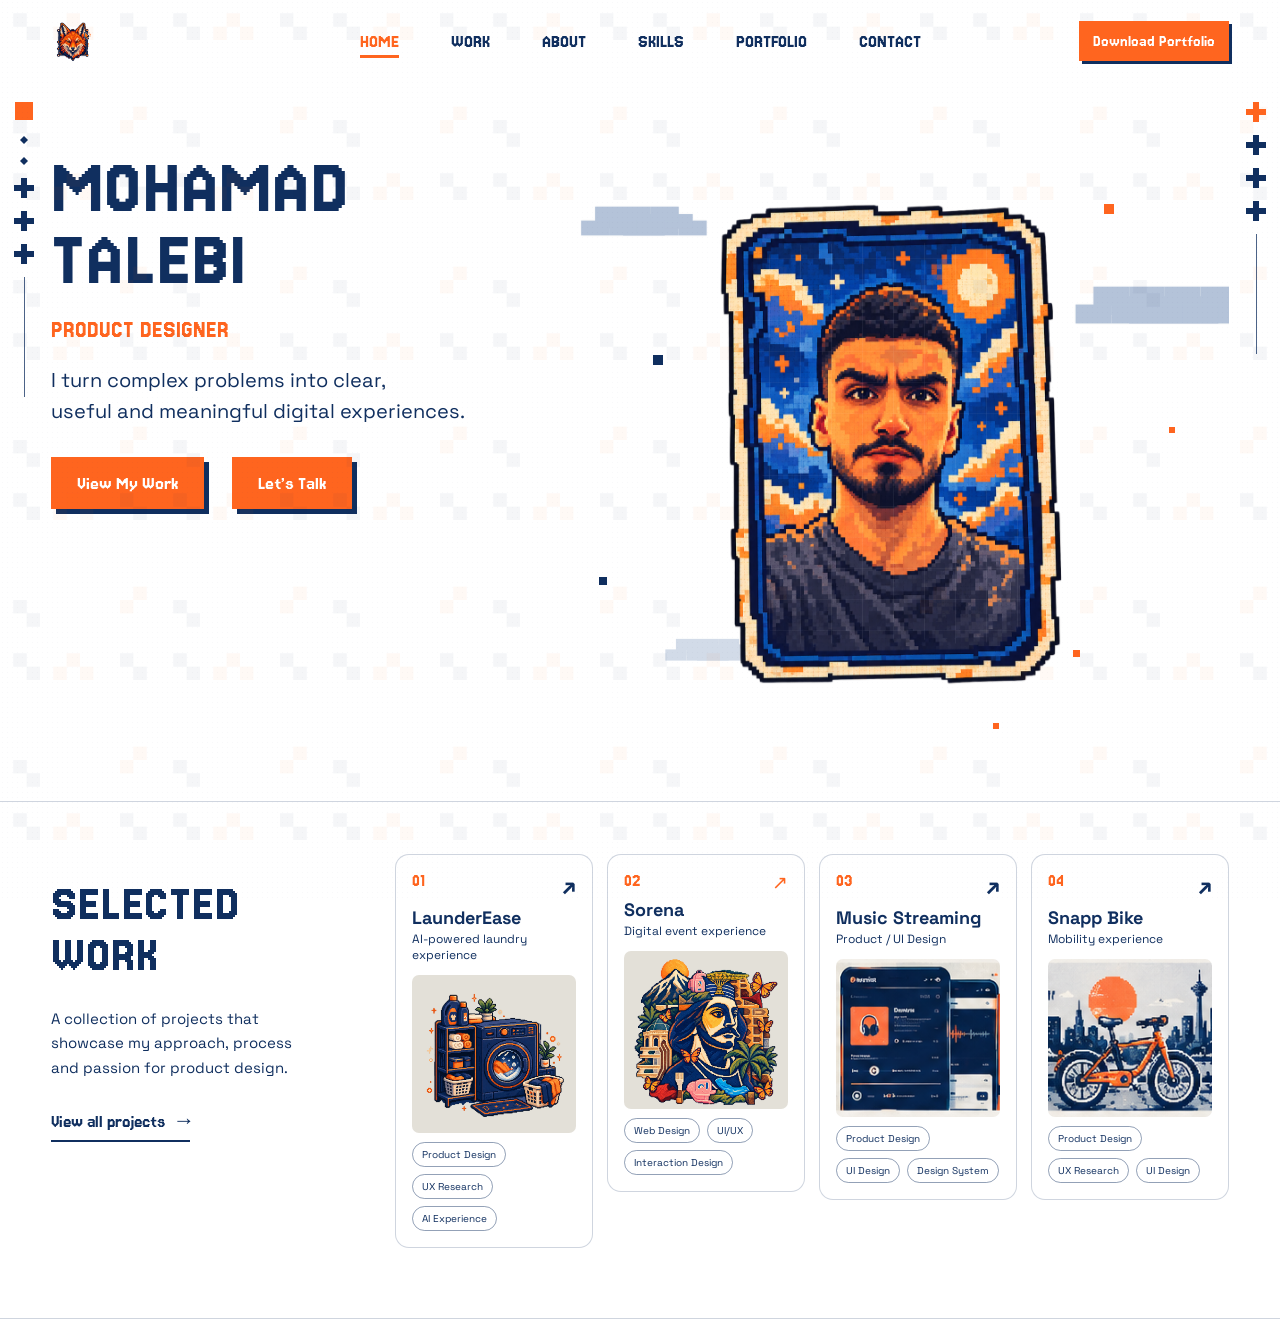
<file: index.html>
<!doctype html>
<html lang="en">
<head>
  <meta charset="utf-8">
  <meta name="viewport" content="width=device-width, initial-scale=1">
  <meta name="theme-color" content="#ffffff">
  <meta name="description" content="Mohamad Talebi — Product Designer portfolio.">
  <title>Mohamad Talebi — Product Designer</title>
  <link rel="preconnect" href="https://fonts.googleapis.com">
  <link rel="preconnect" href="https://fonts.gstatic.com" crossorigin>
  <link href="https://fonts.googleapis.com/css2?family=Jersey+15&family=Space+Grotesk:wght@400;500;600;700&display=swap" rel="stylesheet">
  <link rel="stylesheet" href="styles.css">
</head>
<body>
  <div class="noise" aria-hidden="true"></div>

  <header class="site-header">
    <a class="brand" href="#home" aria-label="Mohamad Talebi home">
      <img src="assets/foxlogo.png" alt="Mohamad Talebi home">
    </a>

    <nav class="desktop-nav" aria-label="Primary navigation">
      <a class="active" href="#home">HOME</a>
      <a href="works.html">WORK</a>
      <a href="about.html">ABOUT</a>
      <a href="skills.html">SKILLS</a>
      <a href="portfolio.html">PORTFOLIO</a>
    <a href="contact.html">CONTACT</a>
    </nav>

    <div class="header-tools">
      <a class="portfolio-download" href="assets/mohamad%20talebi%20portfolio%20%282%29%20%281%29.pdf" download="Mohamad-Talebi-Portfolio.pdf">Download Portfolio</a>
      <button class="menu-button" type="button" aria-label="Open menu" aria-expanded="false">
        <span></span><span></span><span></span>
      </button>
    </div>
  </header>

  <div class="mobile-nav" aria-hidden="true">
    <a href="#home">HOME</a><a href="works.html">WORK</a><a href="about.html">ABOUT</a>
    <a href="skills.html">SKILLS</a><a href="portfolio.html">PORTFOLIO</a>
    <a href="contact.html">CONTACT</a>
  </div>

  <main id="home">
    <section class="hero section-shell">
      <div class="side-rail left-rail" aria-hidden="true">
        <span class="rail-square"></span>
        <span class="rail-dot"></span><span class="rail-dot"></span>
        <span class="rail-cross"></span><span class="rail-cross"></span>
        <span class="rail-cross"></span>
        <i></i>
      </div>

      <div class="hero-copy">
        <h1>MOHAMAD<br>TALEBI</h1>
        <p class="role">PRODUCT DESIGNER</p>
        <p class="hero-text">I turn complex problems into clear,<br class="desktop-only"> useful and meaningful digital experiences.</p>
        <div class="hero-actions">
          <a class="btn-primary" href="#work">View My Work</a>
          <a class="btn-primary" href="contact.html">Let’s Talk</a>
        </div>
      </div>

      <div class="hero-art" aria-label="Pixel art portrait of Mohamad Talebi">
        <div class="pixel-cloud cloud-a" aria-hidden="true"><i></i><i></i><i></i></div>
        <div class="pixel-cloud cloud-b" aria-hidden="true"><i></i><i></i><i></i><i></i></div>
        <div class="pixel-cloud cloud-c" aria-hidden="true"><i></i><i></i><i></i></div>
        <div class="pixel-spark spark-a" aria-hidden="true"></div>
        <div class="pixel-spark spark-b" aria-hidden="true"></div>
        <div class="pixel-spark spark-c" aria-hidden="true"></div>
        <div class="pixel-spark spark-d" aria-hidden="true"></div>
        <div class="pixel-spark spark-e" aria-hidden="true"></div>
        <div class="pixel-spark spark-f" aria-hidden="true"></div>
        <div class="pixel-spark spark-g" aria-hidden="true"></div>
        <div class="hero-portrait-wrap">
          <div class="portrait-pixel-shimmer" aria-hidden="true"></div>
          <img class="hero-portrait" src="assets/hero-portrait.png" alt="Pixel art portrait of Mohamad Talebi">
        </div>
      </div>

      <div class="side-rail right-rail" aria-hidden="true">
        <span class="rail-cross orange"></span><span class="rail-cross"></span>
        <span class="rail-cross"></span><span class="rail-cross"></span>
        <i></i>
      </div>
    </section>

    <section class="work section-shell" id="work">
      <div class="work-intro">
        <h2>SELECTED<br>WORK</h2>
        <p>A collection of projects that showcase my approach, process and passion for product design.</p>
        <a class="text-link" href="works.html">View all projects <span>→</span></a>
      </div>

      <div class="project-grid">
        <article class="project-card">
          <div class="project-top"><span>01</span><a href="#contact" aria-label="Open LaunderEase project">↗</a></div>
          <h3>LaunderEase</h3><p>AI-powered laundry experience</p>
          <div class="project-image"><img src="assets/launder-ease.png" alt="LaunderEase UI"></div>
          <div class="tags"><span>Product Design</span><span>UX Research</span><span>AI Experience</span></div>
        </article>

        <a class="project-card" href="https://sorena-competition.com" target="_blank" rel="noopener noreferrer" aria-label="Open Sorena website">
          <div class="project-top"><span>02</span><span class="project-arrow" aria-hidden="true">↗</span></div>
          <h3>Sorena</h3><p>Digital event experience</p>
          <div class="project-image"><img src="assets/sorena-transparent.png" alt="Sorena event website"></div>
          <div class="tags"><span>Web Design</span><span>UI/UX</span><span>Interaction Design</span></div>
        </a>

        <article class="project-card">
          <div class="project-top"><span>03</span><a href="#contact" aria-label="Open Music Streaming project">↗</a></div>
          <h3>Music Streaming</h3><p>Product / UI Design</p>
          <div class="project-image"><img src="assets/music-streaming.png" alt="Music streaming UI"></div>
          <div class="tags"><span>Product Design</span><span>UI Design</span><span>Design System</span></div>
        </article>

        <article class="project-card">
          <div class="project-top"><span>04</span><a href="#contact" aria-label="Open Snapp Bike project">↗</a></div>
          <h3>Snapp Bike</h3><p>Mobility experience</p>
          <div class="project-image"><img src="assets/snapp-bike.png" alt="Snapp Bike project"></div>
          <div class="tags"><span>Product Design</span><span>UX Research</span><span>UI Design</span></div>
        </article>
      </div>
    </section>

  </main>

  <script src="script.js"></script>
</body>
</html>
</file>
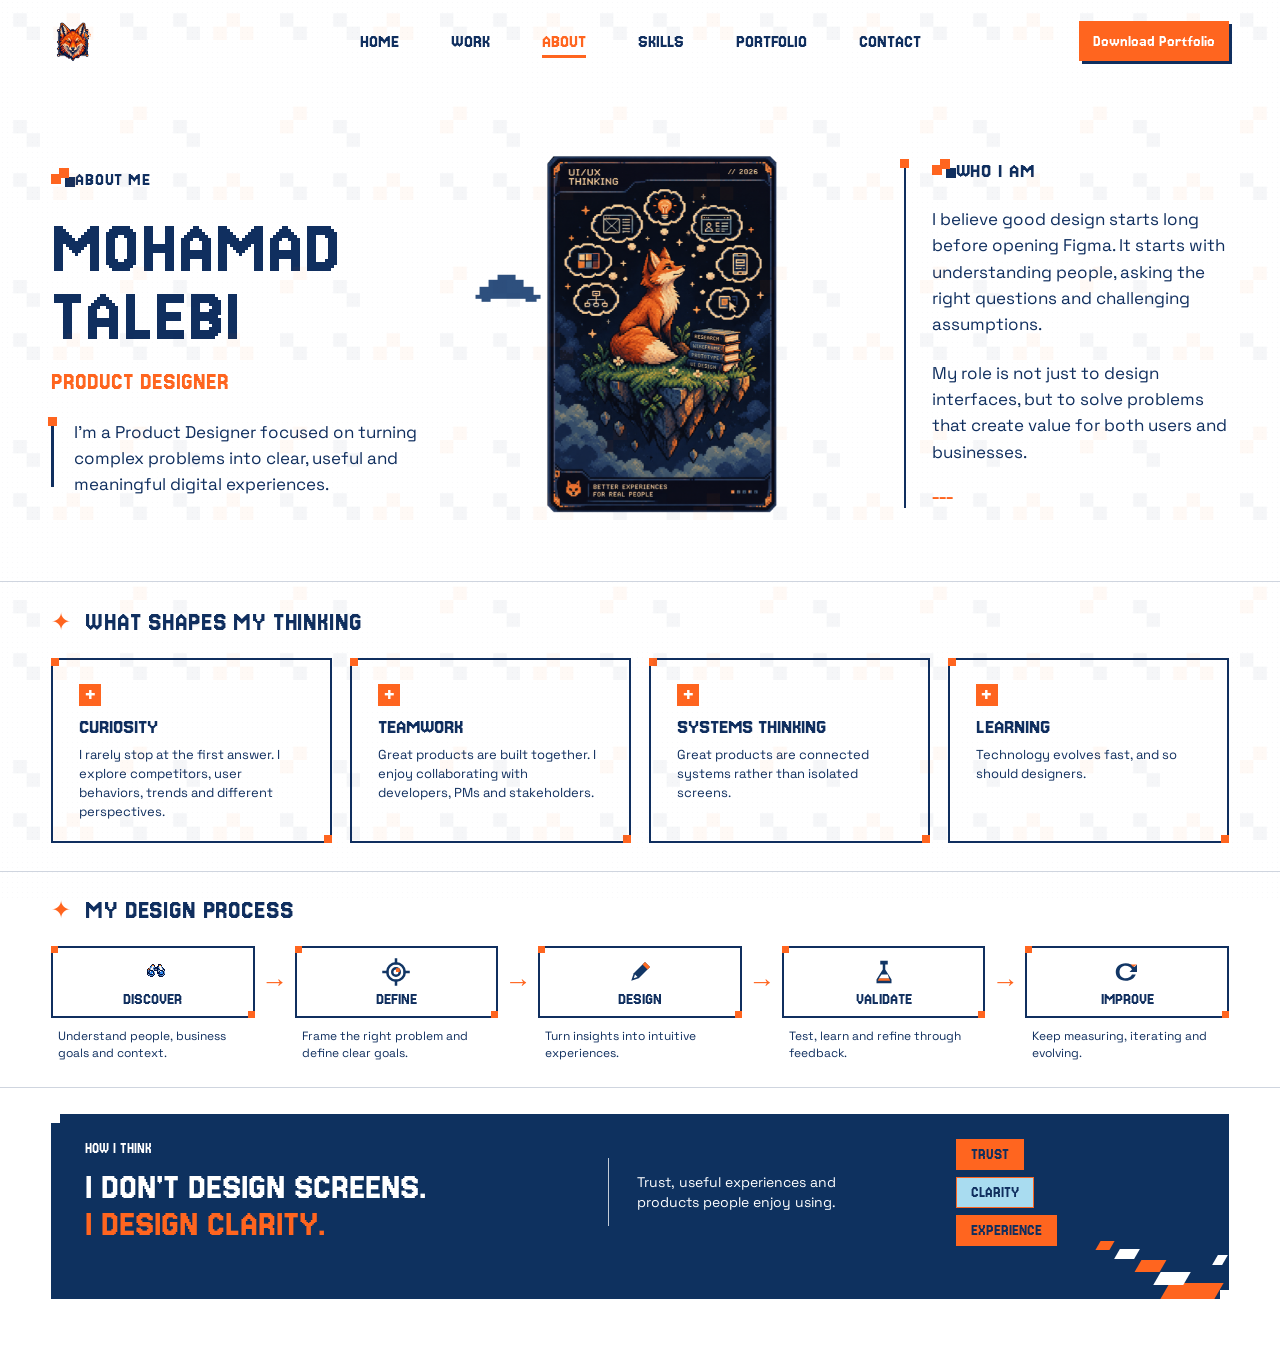
<file: about.html>
<!doctype html>
<html lang="en">
<head>
  <meta charset="utf-8">
  <meta name="viewport" content="width=device-width, initial-scale=1">
  <meta name="theme-color" content="#ffffff">
  <meta name="description" content="About Mohamad Talebi — Product Designer.">
  <title>About — Mohamad Talebi</title>
  <link rel="preconnect" href="https://fonts.googleapis.com">
  <link rel="preconnect" href="https://fonts.gstatic.com" crossorigin>
  <link href="https://fonts.googleapis.com/css2?family=Jersey+15&family=Space+Grotesk:wght@400;500;600;700&display=swap" rel="stylesheet">
  <link rel="stylesheet" href="styles.css">
  <link rel="stylesheet" href="about.css">
</head>
<body class="about-page">
  <div class="noise" aria-hidden="true"></div>

  <!-- Same header system as the Home page; only About is active. -->
  <header class="site-header">
    <a class="brand" href="index.html" aria-label="Mohamad Talebi home">
      <img src="assets/foxlogo.png" alt="Mohamad Talebi home">
    </a>
    <nav class="desktop-nav" aria-label="Primary navigation">
      <a href="index.html">HOME</a>
      <a href="works.html">WORK</a>
      <a class="active" href="about.html" aria-current="page">ABOUT</a>
      <a href="skills.html">SKILLS</a>
      <a href="portfolio.html">PORTFOLIO</a>
    <a href="contact.html">CONTACT</a>
    </nav>
    <div class="header-tools">
      <a class="portfolio-download" href="assets/mohamad%20talebi%20portfolio%20%282%29%20%281%29.pdf" download="Mohamad-Talebi-Portfolio.pdf">Download Portfolio</a>
      <button class="menu-button" type="button" aria-label="Open menu" aria-expanded="false">
        <span></span><span></span><span></span>
      </button>
    </div>
  </header>

  <div class="mobile-nav" aria-hidden="true">
    <a href="index.html">HOME</a>
    <a href="works.html">WORK</a>
    <a class="active" href="about.html">ABOUT</a>
    <a href="skills.html">SKILLS</a>
    <a href="portfolio.html">PORTFOLIO</a>
    <a href="contact.html">CONTACT</a>
  </div>

  <main class="about-main">
    <section class="about-hero section-shell">
      <div class="about-intro">
        <div class="about-kicker"><span class="pixel-mark"></span>ABOUT ME</div>
        <h1>MOHAMAD<br>TALEBI</h1>
        <p class="about-role">PRODUCT DESIGNER</p>
        <div class="about-lead">
          <span class="lead-line"></span>
          <p>I'm a Product Designer focused on turning complex problems into clear, useful and meaningful digital experiences.</p>
        </div>
      </div>

      <div class="about-hero-art" aria-hidden="true">
        <div class="about-hero-motion pixel-motion-scene">
          <svg class="pixel-motion-svg" viewBox="0 0 760 420" role="presentation">
            <g class="motion-cloud cloud-a">
              <rect x="58" y="150" width="120" height="18"/>
              <rect x="78" y="136" width="78" height="32"/>
              <rect x="98" y="124" width="40" height="42"/>
              <rect x="48" y="168" width="144" height="10"/>
              <rect x="62" y="178" width="20" height="7"/>
              <rect x="160" y="178" width="24" height="7"/>
            </g>
            <g class="motion-cloud cloud-b">
              <rect x="302" y="112" width="140" height="18"/>
              <rect x="326" y="98" width="94" height="34"/>
              <rect x="348" y="86" width="44" height="44"/>
              <rect x="292" y="130" width="160" height="10"/>
              <rect x="310" y="140" width="24" height="7"/>
              <rect x="420" y="140" width="25" height="7"/>
            </g>
            <g class="motion-cloud cloud-c">
              <rect x="496" y="226" width="146" height="18"/>
              <rect x="520" y="212" width="96" height="34"/>
              <rect x="546" y="198" width="44" height="46"/>
              <rect x="486" y="244" width="166" height="10"/>
              <rect x="504" y="254" width="25" height="7"/>
              <rect x="620" y="254" width="25" height="7"/>
            </g>
          </svg>
          <div class="about-hero-card-wrap">
            <img class="about-hero-card" src="assets/about-thinking-card.png" alt="UI/UX thinking pixel art card">
          </div>
        </div>
      </div>

      <div class="who-i-am">
        <div class="who-divider"></div>
        <div class="about-kicker"><span class="pixel-mark"></span>WHO I AM</div>
        <p>I believe good design starts long before opening Figma. It starts with understanding people, asking the right questions and challenging assumptions.</p>
        <p>My role is not just to design interfaces, but to solve problems that create value for both users and businesses.</p>
        <span class="orange-dashes">---</span>
      </div>
    </section>

    <section class="thinking-section section-shell">
      <div class="section-title-row">
        <span class="pixel-cluster" aria-hidden="true">✦</span>
        <h2>WHAT SHAPES MY THINKING</h2>
      </div>
      <div class="thinking-grid">
        <article class="thinking-card">
          <span class="card-plus">+</span>
          <h3>CURIOSITY</h3>
          <p>I rarely stop at the first answer. I explore competitors, user behaviors, trends and different perspectives.</p>
        </article>
        <article class="thinking-card">
          <span class="card-plus">+</span>
          <h3>TEAMWORK</h3>
          <p>Great products are built together. I enjoy collaborating with developers, PMs and stakeholders.</p>
        </article>
        <article class="thinking-card">
          <span class="card-plus">+</span>
          <h3>SYSTEMS THINKING</h3>
          <p>Great products are connected systems rather than isolated screens.</p>
        </article>
        <article class="thinking-card">
          <span class="card-plus">+</span>
          <h3>LEARNING</h3>
          <p>Technology evolves fast, and so should designers.</p>
        </article>
      </div>
    </section>

    <section class="process-section section-shell">
      <div class="section-title-row">
        <span class="pixel-cluster" aria-hidden="true">✦</span>
        <h2>MY DESIGN PROCESS</h2>
      </div>
      <div class="process-row">
        <article class="process-step">
          <div class="process-box"><img class="process-icon" src="assets/icons/discover-binoculars-new.png" alt="" aria-hidden="true"><strong>DISCOVER</strong></div>
          <p>Understand people, business goals and context.</p>
        </article>
        <span class="process-arrow">→</span>
        <article class="process-step">
          <div class="process-box"><img class="process-icon" src="assets/icons/target.svg" alt="" aria-hidden="true"><strong>DEFINE</strong></div>
          <p>Frame the right problem and define clear goals.</p>
        </article>
        <span class="process-arrow">→</span>
        <article class="process-step">
          <div class="process-box"><img class="process-icon" src="assets/icons/pencil.svg" alt="" aria-hidden="true"><strong>DESIGN</strong></div>
          <p>Turn insights into intuitive experiences.</p>
        </article>
        <span class="process-arrow">→</span>
        <article class="process-step">
          <div class="process-box"><img class="process-icon" src="assets/icons/flask.svg" alt="" aria-hidden="true"><strong>VALIDATE</strong></div>
          <p>Test, learn and refine through feedback.</p>
        </article>
        <span class="process-arrow">→</span>
        <article class="process-step">
          <div class="process-box"><img class="process-icon" src="assets/icons/refresh.svg" alt="" aria-hidden="true"><strong>IMPROVE</strong></div>
          <p>Keep measuring, iterating and evolving.</p>
        </article>
      </div>
    </section>

    <section class="clarity-section section-shell">
      <div class="clarity-card">
        <div class="clarity-copy">
          <div class="clarity-label">HOW I THINK</div>
          <h2>I DON'T DESIGN SCREENS.<br><span>I DESIGN CLARITY.</span></h2>
        </div>
        <div class="clarity-divider"></div>
        <p>Trust, useful experiences and products people enjoy using.</p>
        <div class="clarity-tags">
          <span>TRUST</span><span>CLARITY</span><span>EXPERIENCE</span>
        </div>
        <div class="clarity-pixels" aria-hidden="true"><i></i><i></i><i></i><i></i><i></i><i></i></div>
      </div>
    </section>
  </main>

  <script src="script.js"></script>
</body>
</html>
</file>
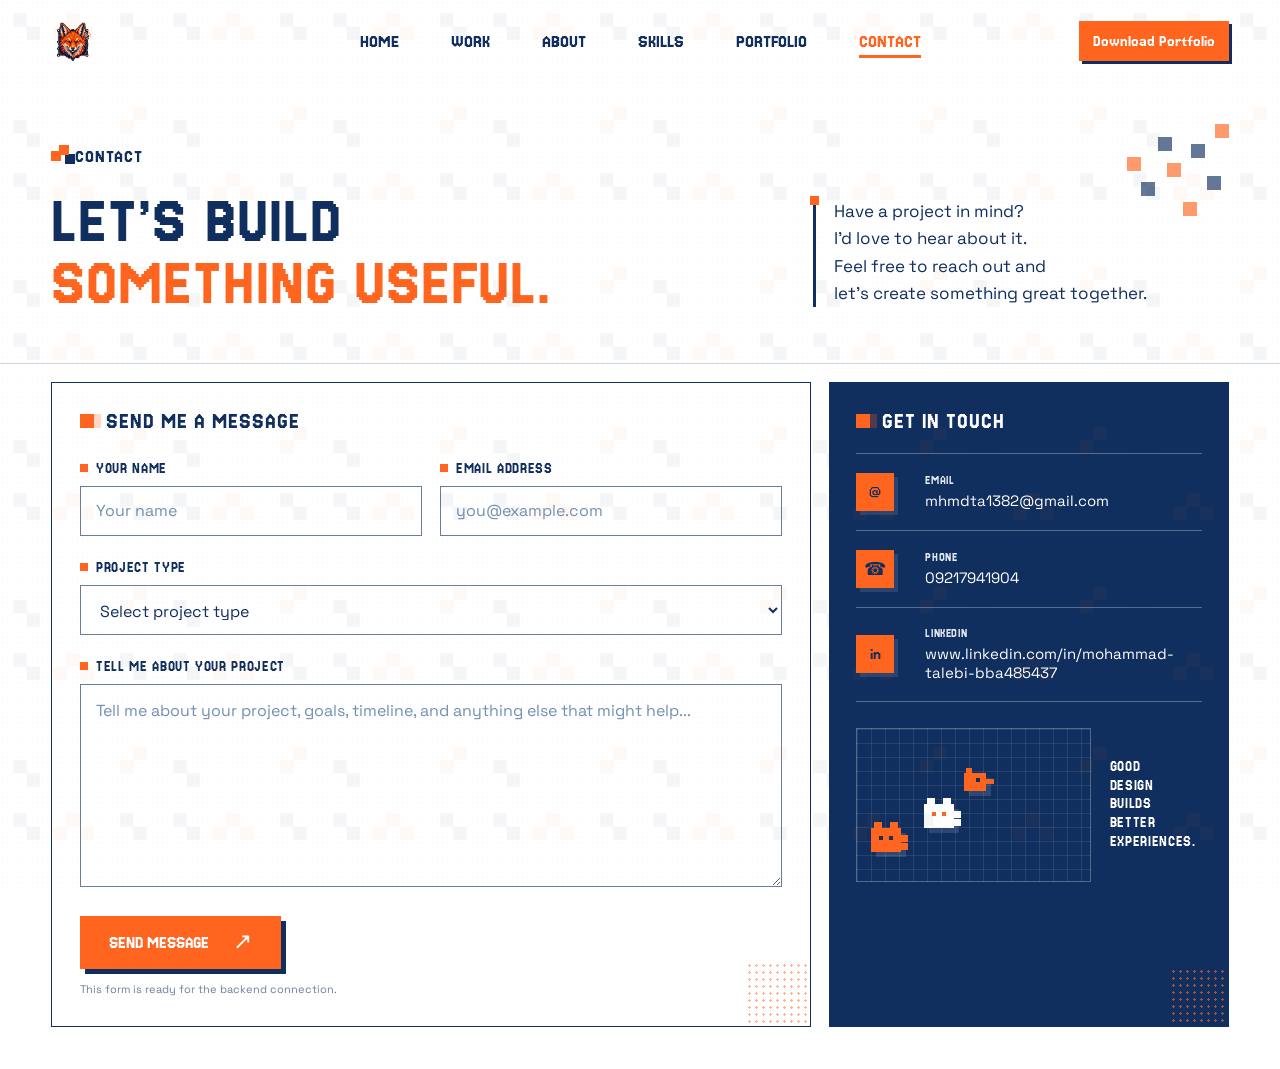
<file: contact.html>
<!doctype html>
<html lang="en">
<head>
  <meta charset="utf-8">
  <meta name="viewport" content="width=device-width, initial-scale=1">
  <meta name="theme-color" content="#ffffff">
  <meta name="description" content="Contact Mohamad Talebi — Product Designer.">
  <title>Contact — Mohamad Talebi</title>
  <link rel="preconnect" href="https://fonts.googleapis.com">
  <link rel="preconnect" href="https://fonts.gstatic.com" crossorigin>
  <link href="https://fonts.googleapis.com/css2?family=Jersey+15&family=Space+Grotesk:wght@400;500;600;700&display=swap" rel="stylesheet">
  <link rel="stylesheet" href="styles.css">
  <link rel="stylesheet" href="contact.css">
</head>
<body class="contact-page">
  <div class="noise" aria-hidden="true"></div>

  <!-- Header structure intentionally matches the existing Home/About/Skills header. -->
  <header class="site-header">
    <a class="brand" href="index.html" aria-label="Mohamad Talebi home">
      <img src="assets/foxlogo.png" alt="Mohamad Talebi home">
    </a>
    <nav class="desktop-nav" aria-label="Primary navigation">
      <a href="index.html">HOME</a>
      <a href="works.html">WORK</a>
      <a href="about.html">ABOUT</a>
      <a href="skills.html">SKILLS</a>
      <a href="portfolio.html">PORTFOLIO</a>
      <a class="active" href="contact.html" aria-current="page">CONTACT</a>
    </nav>
    <div class="header-tools">
      <a class="portfolio-download" href="assets/mohamad%20talebi%20portfolio%20%282%29%20%281%29.pdf" download="Mohamad-Talebi-Portfolio.pdf">Download Portfolio</a>
      <button class="menu-button" type="button" aria-label="Open menu" aria-expanded="false">
        <span></span><span></span><span></span>
      </button>
    </div>
  </header>

  <div class="mobile-nav" aria-hidden="true">
    <a href="index.html">HOME</a>
    <a href="works.html">WORK</a>
    <a href="about.html">ABOUT</a>
    <a href="skills.html">SKILLS</a>
    <a href="portfolio.html">PORTFOLIO</a>
    <a class="active" href="contact.html" aria-current="page">CONTACT</a>
  </div>

  <main class="contact-main">
    <section class="contact-hero section-shell">
      <div class="contact-hero-title">
        <div class="contact-kicker"><span class="pixel-mark"></span>CONTACT</div>
        <h1>LET’S BUILD<br><span>SOMETHING USEFUL.</span></h1>
      </div>
      <div class="contact-hero-copy">
        <span class="contact-intro-line"></span>
        <p>Have a project in mind?<br>I’d love to hear about it.<br>Feel free to reach out and<br>let’s create something great together.</p>
      </div>
      <div class="contact-pixels" aria-hidden="true"><i></i><i></i><i></i><i></i><i></i><i></i><i></i><i></i></div>
    </section>

    <section class="contact-grid section-shell">
      <form class="message-card" id="contact-form" action="https://formspree.io/f/xwlpojpv" method="POST">
        <div class="card-heading"><span class="panel-mark"></span><h2>SEND ME A MESSAGE</h2></div>

        <div class="form-row">
          <label>
            <span>YOUR NAME</span>
            <input type="text" name="name" autocomplete="name" placeholder="Your name" required>
          </label>
          <label>
            <span>EMAIL ADDRESS</span>
            <input type="email" name="email" autocomplete="email" placeholder="you@example.com" required>
          </label>
        </div>

        <label class="form-field">
          <span>PROJECT TYPE</span>
          <select name="projectType" required>
            <option value="" selected>Select project type</option>
            <option>Product Design</option>
            <option>UI / UX Design</option>
            <option>Website Design</option>
            <option>Mobile App Design</option>
            <option>Other</option>
          </select>
        </label>

        <label class="form-field message-field">
          <span>TELL ME ABOUT YOUR PROJECT</span>
          <textarea name="message" rows="7" placeholder="Tell me about your project, goals, timeline, and anything else that might help..." required></textarea>
        </label>

        <input type="hidden" name="_subject" value="New Portfolio Contact — Mohamad Talebi">
        <button class="send-button" type="submit">SEND MESSAGE <span>↗</span></button>
        <p class="form-note" aria-live="polite">This form is ready for the backend connection.</p>
      </form>

      <aside class="contact-card">
        <div class="card-heading"><span class="panel-mark"></span><h2>GET IN TOUCH</h2></div>

        <div class="contact-item">
          <div class="contact-icon">@</div>
          <div><span>EMAIL</span><strong>mhmdta1382@gmail.com</strong></div>
        </div>
        <div class="contact-item">
          <div class="contact-icon">☎</div>
          <div><span>PHONE</span><strong>09217941904</strong></div>
        </div>
        <div class="contact-item">
          <div class="contact-icon">in</div>
          <div><span>LINKEDIN</span><a href="https://www.linkedin.com/in/mohammad-talebi-bba485437" target="_blank" rel="noopener noreferrer">www.linkedin.com/in/mohammad-talebi-bba485437</a></div>
        </div>

        <div class="contact-art">
          <div class="art-grid"></div>
          <div class="contact-pets" aria-label="Animated pixel pets" role="img">
            <span class="pixel-pet pixel-cat"><i></i></span>
            <span class="pixel-pet pixel-dog"><i></i></span>
            <span class="pixel-pet pixel-bird"><i></i></span>
          </div>
          <p>GOOD<br>DESIGN<br>BUILDS<br>BETTER<br>EXPERIENCES.</p>
        </div>
      </aside>
    </section>
  </main>

  <script src="script.js"></script>
</body>
</html>
</file>
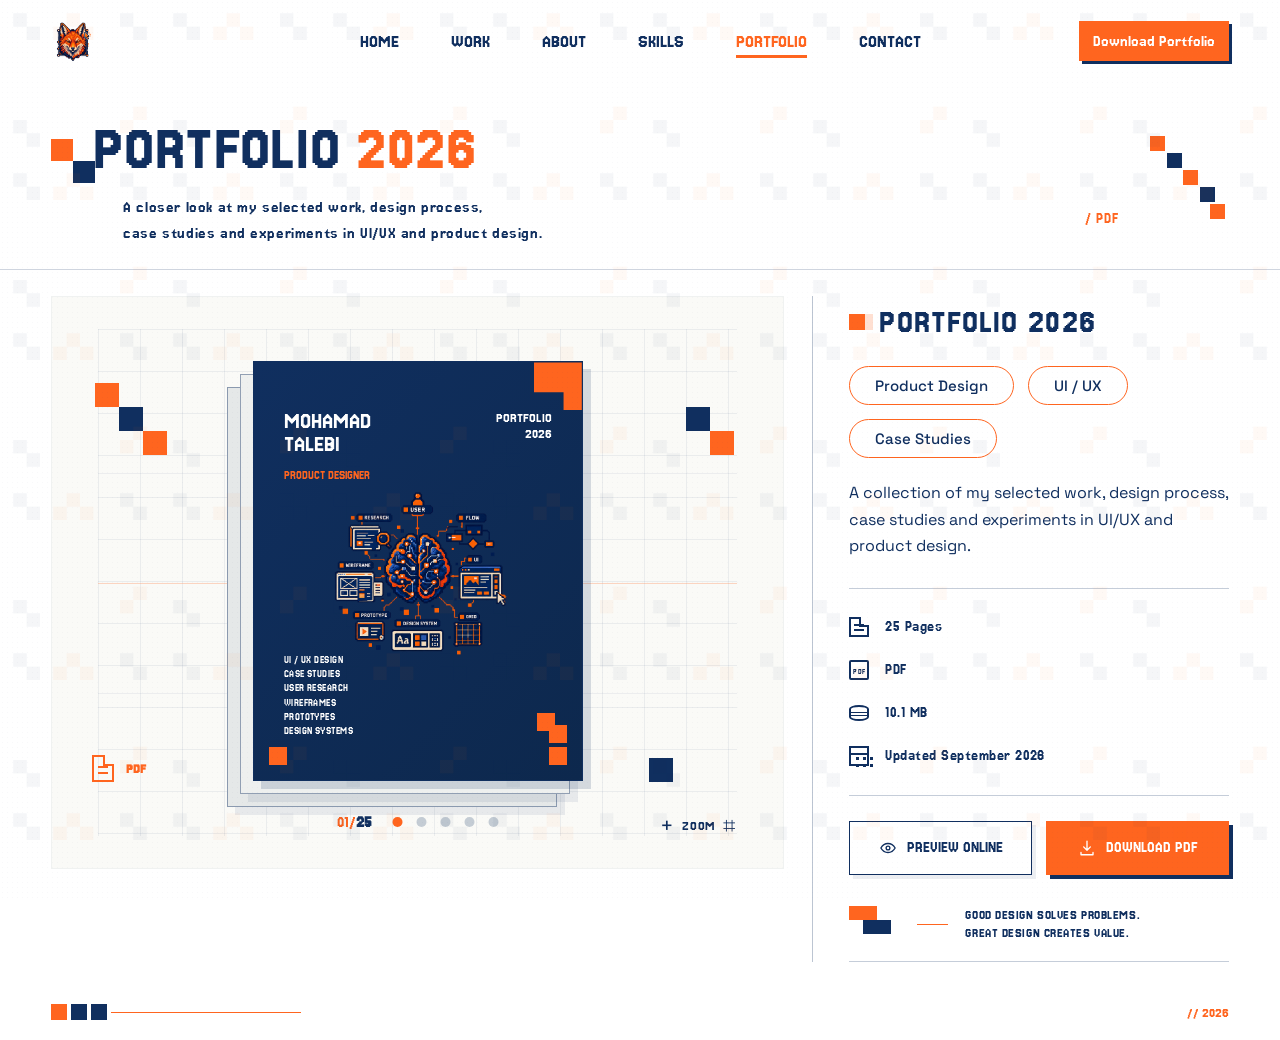
<file: portfolio.html>
<!doctype html>
<html lang="en">
<head>
  <meta charset="utf-8">
  <meta name="viewport" content="width=device-width, initial-scale=1">
  <meta name="theme-color" content="#ffffff">
  <meta name="description" content="Mohamad Talebi — Portfolio 2026, Product Design, UI/UX and case studies.">
  <title>Portfolio 2026 — Mohamad Talebi</title>
  <link rel="preconnect" href="https://fonts.googleapis.com">
  <link rel="preconnect" href="https://fonts.gstatic.com" crossorigin>
  <link href="https://fonts.googleapis.com/css2?family=Jersey+15&family=Space+Grotesk:wght@400;500;600;700&display=swap" rel="stylesheet">
  <link rel="stylesheet" href="styles.css">
  <link rel="stylesheet" href="portfolio.css">
</head>
<body class="portfolio-page">
  <div class="noise" aria-hidden="true"></div>

  <header class="site-header">
    <a class="brand" href="index.html" aria-label="Mohamad Talebi home">
      <img src="assets/foxlogo.png" alt="Mohamad Talebi home">
    </a>
    <nav class="desktop-nav" aria-label="Primary navigation">
      <a href="index.html">HOME</a>
      <a href="works.html">WORK</a>
      <a href="about.html">ABOUT</a>
      <a href="skills.html">SKILLS</a>
      <a class="active" href="portfolio.html" aria-current="page">PORTFOLIO</a>
      <a href="contact.html">CONTACT</a>
    </nav>
    <div class="header-tools">
      <a class="portfolio-download" href="assets/mohamad%20talebi%20portfolio%20%282%29%20%281%29.pdf" download="Mohamad-Talebi-Portfolio-2026.pdf">Download Portfolio</a>
      <button class="menu-button" type="button" aria-label="Open menu" aria-expanded="false">
        <span></span><span></span><span></span>
      </button>
    </div>
  </header>

  <div class="mobile-nav" aria-hidden="true">
    <a href="index.html">HOME</a>
    <a href="works.html">WORK</a>
    <a href="about.html">ABOUT</a>
    <a href="skills.html">SKILLS</a>
    <a class="active" href="portfolio.html" aria-current="page">PORTFOLIO</a>
    <a href="contact.html">CONTACT</a>
  </div>

  <main class="portfolio-main">
    <section class="portfolio-intro section-shell">
      <div class="portfolio-intro-copy">
        <div class="portfolio-title-row">
          <span class="portfolio-title-mark" aria-hidden="true"></span>
          <h1>PORTFOLIO <span>2026</span></h1>
        </div>
        <p>A closer look at my selected work, design process,<br class="desktop-only"> case studies and experiments in UI/UX and product design.</p>
      </div>
      <div class="portfolio-intro-art" aria-hidden="true">
        <span></span><span></span><span></span><span></span><span></span>
        <b>/ PDF</b>
      </div>
    </section>

    <section class="portfolio-content section-shell">
      <div class="portfolio-preview-panel">
        <div class="preview-stage" id="previewStage">
          <div class="preview-grid" aria-hidden="true"></div>
          <div class="preview-pixels" aria-hidden="true">
            <i></i><i></i><i></i><i></i><i></i><i></i><i></i><i></i>
          </div>
          <div class="portfolio-stack" aria-label="Portfolio document preview illustration">
            <div class="stack-sheet back-two"></div>
            <div class="stack-sheet back-one"></div>
            <div class="portfolio-cover">
              <div class="cover-corner"></div>
              <div class="cover-head">
                <strong>MOHAMAD<br>TALEBI</strong>
                <span>PORTFOLIO<br>2026</span>
              </div>
              <div class="cover-role">PRODUCT DESIGNER</div>
              <img src="assets/mid%20logo%20portfolio.png" alt="Product design process illustration" class="cover-mid-logo">
              <div class="cover-list">UI / UX DESIGN<br>CASE STUDIES<br>USER RESEARCH<br>WIREFRAMES<br>PROTOTYPES<br>DESIGN SYSTEMS</div>
              <span class="cover-square"></span>
              <span class="cover-square two"></span>
            </div>
          </div>
          <div class="preview-label"><span class="document-icon" aria-hidden="true"></span><b>PDF</b></div>
          <div class="preview-meta">
            <div><strong>01</strong><span>/</span><b>25</b></div>
            <div class="preview-dots" aria-hidden="true"><i class="active"></i><i></i><i></i><i></i><i></i></div>
          </div>
          <button class="preview-zoom" id="zoomButton" type="button" aria-pressed="false"><span>+</span> ZOOM <span>⌗</span></button>
        </div>
      </div>

      <aside class="portfolio-info">
        <div class="info-heading"><span class="panel-mark"></span><h2>PORTFOLIO 2026</h2></div>
        <div class="portfolio-tags"><span>Product Design</span><span>UI / UX</span><span>Case Studies</span></div>
        <p class="info-copy">A collection of my selected work, design process, case studies and experiments in UI/UX and product design.</p>

        <div class="file-details">
          <div><span class="detail-icon document"></span><span>25 Pages</span></div>
          <div><span class="detail-icon pdf"></span><span>PDF</span></div>
          <div><span class="detail-icon database" aria-hidden="true"></span><span>10.1 MB</span></div>
          <div><span class="detail-icon calendar"></span><span>Updated September 2026</span></div>
        </div>

        <div class="portfolio-actions">
          <button class="preview-button" id="previewButton" type="button"><svg class="action-icon" viewBox="0 0 24 24" aria-hidden="true"><path d="M2.5 12s3.4-6 9.5-6 9.5 6 9.5 6-3.4 6-9.5 6-9.5-6-9.5-6Z"/><circle cx="12" cy="12" r="2.5"/></svg><span>PREVIEW ONLINE</span></button>
          <a class="download-button" href="assets/mohamad%20talebi%20portfolio%20%282%29%20%281%29.pdf" download="Mohamad-Talebi-Portfolio-2026.pdf"><svg class="action-icon" viewBox="0 0 24 24" aria-hidden="true"><path d="M12 3v12m0 0 4.5-4.5M12 15l-4.5-4.5M4 18v3h16v-3"/></svg><span>DOWNLOAD PDF</span></a>
        </div>

        <div class="portfolio-note"><span class="note-pixels" aria-hidden="true"><i></i><i></i><i></i><i></i></span><span class="note-line"></span><p>GOOD DESIGN SOLVES PROBLEMS.<br>GREAT DESIGN CREATES VALUE.</p></div>
      </aside>
    </section>

    <div class="portfolio-footer section-shell" aria-hidden="true">
      <div><span></span><span></span><span></span><i></i></div>
      <b>// 2026</b>
    </div>
  </main>

  <div class="pdf-modal" id="pdfModal" aria-hidden="true" role="dialog" aria-modal="true" aria-labelledby="pdfModalTitle">
    <div class="pdf-modal-backdrop" data-close-pdf></div>
    <div class="pdf-modal-card">
      <div class="pdf-modal-head">
        <div><span class="panel-mark"></span><h2 id="pdfModalTitle">PORTFOLIO 2026 / PDF PREVIEW</h2></div>
        <button type="button" class="pdf-close" id="pdfClose" aria-label="Close PDF preview">×</button>
      </div>
      <div class="pdf-frame-wrap">
        <iframe id="pdfFrame" title="Mohamad Talebi Portfolio 2026 PDF preview" src="assets/mohamad%20talebi%20portfolio%20%282%29%20%281%29.pdf#page=1&view=FitH"></iframe>
      </div>
      <div class="pdf-modal-foot">
        <span>25 PAGES · PDF</span>
        <a href="assets/mohamad%20talebi%20portfolio%20%282%29%20%281%29.pdf" download="Mohamad-Talebi-Portfolio-2026.pdf">DOWNLOAD PDF</a>
      </div>
    </div>
  </div>

  <script src="script.js"></script>
  <script>
    const previewButton = document.getElementById('previewButton');
    const pdfModal = document.getElementById('pdfModal');
    const pdfClose = document.getElementById('pdfClose');
    const zoomButton = document.getElementById('zoomButton');
    const previewStage = document.getElementById('previewStage');

    function openPdfPreview(){
      pdfModal.classList.add('open');
      pdfModal.setAttribute('aria-hidden', 'false');
      document.body.classList.add('modal-open');
      pdfClose.focus();
    }
    function closePdfPreview(){
      pdfModal.classList.remove('open');
      pdfModal.setAttribute('aria-hidden', 'true');
      document.body.classList.remove('modal-open');
      previewButton.focus();
    }
    previewButton.addEventListener('click', openPdfPreview);
    pdfClose.addEventListener('click', closePdfPreview);
    pdfModal.querySelector('[data-close-pdf]').addEventListener('click', closePdfPreview);
    document.addEventListener('keydown', (event) => {
      if(event.key === 'Escape' && pdfModal.classList.contains('open')) closePdfPreview();
    });
    zoomButton.addEventListener('click', () => {
      const zoomed = previewStage.classList.toggle('zoomed');
      zoomButton.setAttribute('aria-pressed', String(zoomed));
      zoomButton.querySelector('span').textContent = zoomed ? '−' : '+';
    });
  </script>
</body>
</html>
</file>
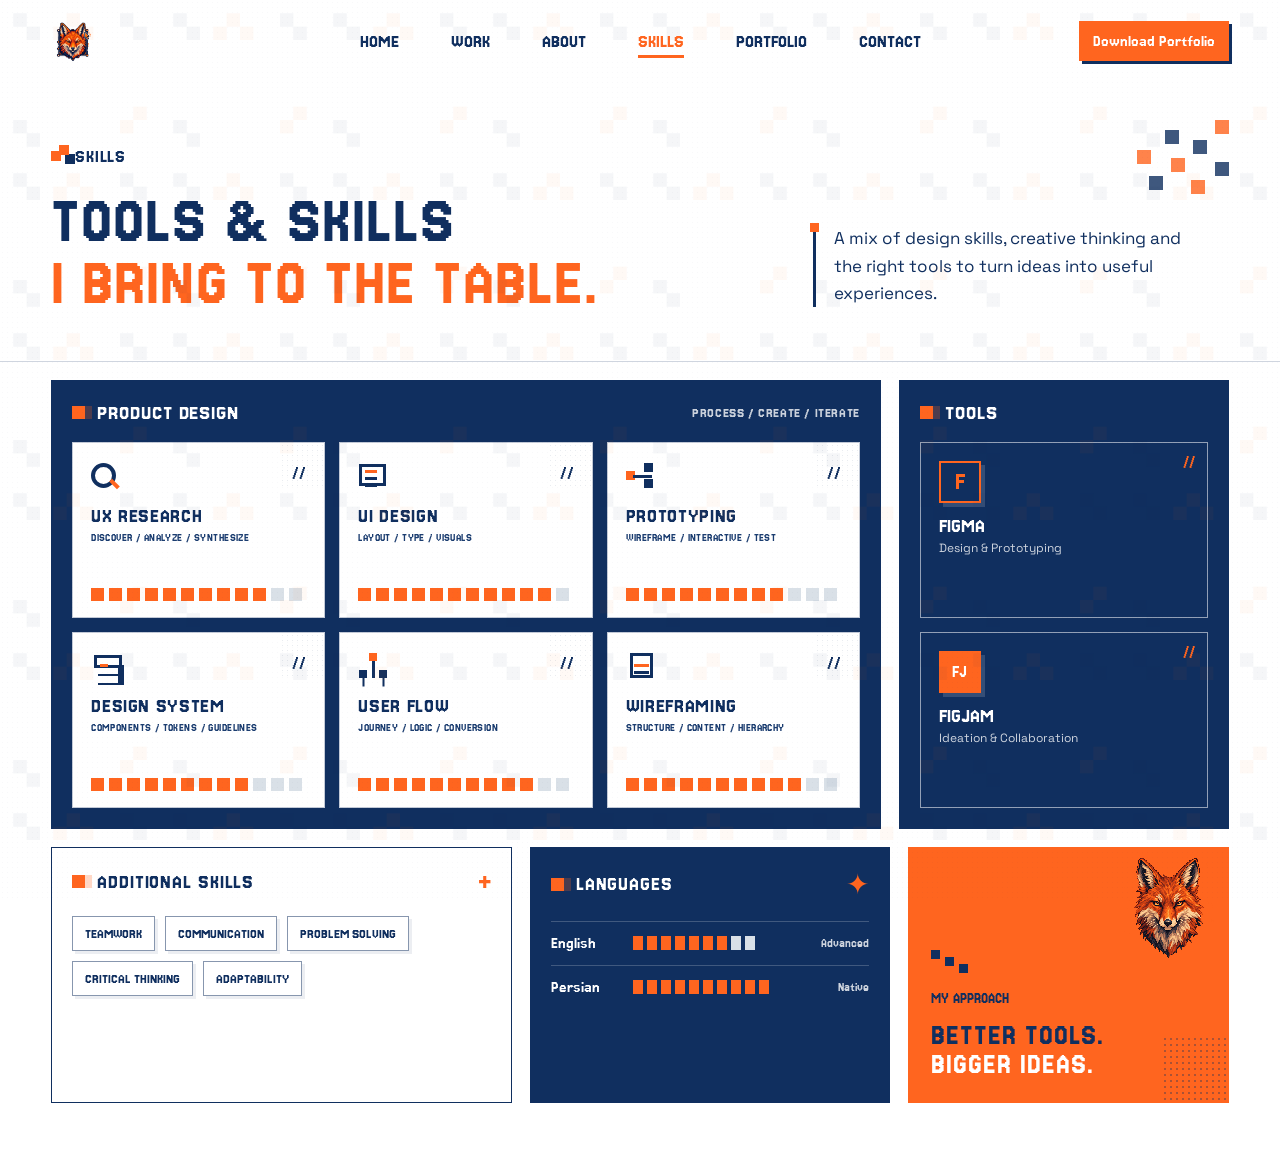
<file: skills.html>
<!doctype html>
<html lang="en">
<head>
  <meta charset="utf-8">
  <meta name="viewport" content="width=device-width, initial-scale=1">
  <meta name="theme-color" content="#ffffff">
  <meta name="description" content="Skills and tools — Mohamad Talebi, Product Designer.">
  <title>Skills — Mohamad Talebi</title>
  <link rel="preconnect" href="https://fonts.googleapis.com">
  <link rel="preconnect" href="https://fonts.gstatic.com" crossorigin>
  <link href="https://fonts.googleapis.com/css2?family=Jersey+15&family=Space+Grotesk:wght@400;500;600;700&display=swap" rel="stylesheet">
  <link rel="stylesheet" href="styles.css">
  <link rel="stylesheet" href="skills.css">
</head>
<body class="skills-page">
  <div class="noise" aria-hidden="true"></div>

  <!-- Same header system as Home/About. Visual styling is inherited from styles.css. -->
  <header class="site-header">
    <a class="brand" href="index.html" aria-label="Mohamad Talebi home">
      <img src="assets/foxlogo.png" alt="Mohamad Talebi home">
    </a>
    <nav class="desktop-nav" aria-label="Primary navigation">
      <a href="index.html">HOME</a>
      <a href="works.html">WORK</a>
      <a href="about.html">ABOUT</a>
      <a class="active" href="skills.html" aria-current="page">SKILLS</a>
      <a href="portfolio.html">PORTFOLIO</a>
    <a href="contact.html">CONTACT</a>
    </nav>
    <div class="header-tools">
      <a class="portfolio-download" href="assets/mohamad%20talebi%20portfolio%20%282%29%20%281%29.pdf" download="Mohamad-Talebi-Portfolio.pdf">Download Portfolio</a>
      <button class="menu-button" type="button" aria-label="Open menu" aria-expanded="false">
        <span></span><span></span><span></span>
      </button>
    </div>
  </header>

  <div class="mobile-nav" aria-hidden="true">
    <a href="index.html">HOME</a>
    <a href="works.html">WORK</a>
    <a href="about.html">ABOUT</a>
    <a class="active" href="skills.html" aria-current="page">SKILLS</a>
    <a href="portfolio.html">PORTFOLIO</a>
    <a href="contact.html">CONTACT</a>
  </div>

  <main class="skills-main">
    <section class="skills-intro section-shell">
      <div>
        <div class="skills-kicker"><span class="pixel-mark"></span>SKILLS</div>
        <h1>TOOLS &amp; SKILLS<br><span>I BRING TO THE TABLE.</span></h1>
      </div>
      <div class="skills-intro-copy">
        <span class="intro-line"></span>
        <p>A mix of design skills, creative thinking and the right tools to turn ideas into useful experiences.</p>
      </div>
      <div class="intro-pixels" aria-hidden="true"><i></i><i></i><i></i><i></i><i></i><i></i><i></i><i></i></div>
    </section>

    <section class="skills-dashboard section-shell">
      <div class="product-panel">
        <div class="panel-heading">
          <div><span class="panel-mark"></span><h2>PRODUCT DESIGN</h2></div>
          <span>PROCESS / CREATE / ITERATE</span>
        </div>

        <div class="skill-grid">
          <article class="skill-card">
            <div class="skill-card-top"><span class="skill-glyph research-glyph" aria-hidden="true"></span><span>//</span></div>
            <h3>UX RESEARCH</h3>
            <p>DISCOVER / ANALYZE / SYNTHESIZE</p>
            <div class="skill-meter" aria-label="UX Research skill level"><i></i><i></i><i></i><i></i><i></i><i></i><i></i><i></i><i></i><i></i><b></b><b></b></div>
          </article>
          <article class="skill-card">
            <div class="skill-card-top"><span class="skill-glyph ui-glyph" aria-hidden="true"></span><span>//</span></div>
            <h3>UI DESIGN</h3>
            <p>LAYOUT / TYPE / VISUALS</p>
            <div class="skill-meter" aria-label="UI Design skill level"><i></i><i></i><i></i><i></i><i></i><i></i><i></i><i></i><i></i><i></i><i></i><b></b></div>
          </article>
          <article class="skill-card">
            <div class="skill-card-top"><span class="skill-glyph proto-glyph" aria-hidden="true"></span><span>//</span></div>
            <h3>PROTOTYPING</h3>
            <p>WIREFRAME / INTERACTIVE / TEST</p>
            <div class="skill-meter" aria-label="Prototyping skill level"><i></i><i></i><i></i><i></i><i></i><i></i><i></i><i></i><i></i><b></b><b></b><b></b></div>
          </article>
          <article class="skill-card">
            <div class="skill-card-top"><span class="skill-glyph system-glyph" aria-hidden="true"></span><span>//</span></div>
            <h3>DESIGN SYSTEM</h3>
            <p>COMPONENTS / TOKENS / GUIDELINES</p>
            <div class="skill-meter" aria-label="Design System skill level"><i></i><i></i><i></i><i></i><i></i><i></i><i></i><i></i><i></i><b></b><b></b><b></b></div>
          </article>
          <article class="skill-card">
            <div class="skill-card-top"><span class="skill-glyph flow-glyph" aria-hidden="true"></span><span>//</span></div>
            <h3>USER FLOW</h3>
            <p>JOURNEY / LOGIC / CONVERSION</p>
            <div class="skill-meter" aria-label="User Flow skill level"><i></i><i></i><i></i><i></i><i></i><i></i><i></i><i></i><i></i><i></i><b></b><b></b></div>
          </article>
          <article class="skill-card">
            <div class="skill-card-top"><span class="skill-glyph wire-glyph" aria-hidden="true"></span><span>//</span></div>
            <h3>WIREFRAMING</h3>
            <p>STRUCTURE / CONTENT / HIERARCHY</p>
            <div class="skill-meter" aria-label="Wireframing skill level"><i></i><i></i><i></i><i></i><i></i><i></i><i></i><i></i><i></i><i></i><b></b><b></b></div>
          </article>
        </div>
      </div>

      <aside class="tools-panel">
        <div class="panel-heading single"><div><span class="panel-mark"></span><h2>TOOLS</h2></div></div>
        <div class="tool-grid">
          <article class="tool-card">
            <div class="tool-logo figma-logo">F</div>
            <h3>FIGMA</h3>
            <p>Design &amp; Prototyping</p>
          </article>
          <article class="tool-card">
            <div class="tool-logo figjam-logo">FJ</div>
            <h3>FIGJAM</h3>
            <p>Ideation &amp; Collaboration</p>
          </article>
        </div>
      </aside>
    </section>

    <section class="skills-bottom section-shell">
      <div class="additional-card">
        <div class="bottom-heading"><span class="panel-mark"></span><h2>ADDITIONAL SKILLS</h2><span class="pixel-cross" aria-hidden="true">+</span></div>
        <div class="skill-tags">
          <span>TEAMWORK</span><span>COMMUNICATION</span><span>PROBLEM SOLVING</span><span>CRITICAL THINKING</span><span>ADAPTABILITY</span>
        </div>
      </div>

      <div class="languages-card">
        <div class="bottom-heading"><span class="panel-mark"></span><h2>LANGUAGES</h2><span class="pixel-globe" aria-hidden="true">✦</span></div>
        <div class="language-row"><strong>English</strong><div class="language-meter"><i></i><i></i><i></i><i></i><i></i><i></i><i></i><b></b><b></b></div><span>Advanced</span></div>
        <div class="language-row"><strong>Persian</strong><div class="language-meter"><i></i><i></i><i></i><i></i><i></i><i></i><i></i><i></i><i></i><i></i></div><span>Native</span></div>
      </div>

      <div class="skills-statement">
        <img class="statement-fox" src="assets/foxbox.png" alt="Pixel fox" />
        <div class="statement-pixel" aria-hidden="true"><span></span><span></span><span></span></div>
        <div class="statement-label">MY APPROACH</div>
        <h2>BETTER TOOLS.<br><span>BIGGER IDEAS.</span></h2>
      </div>
    </section>
  </main>

  <script src="script.js"></script>
</body>
</html>
</file>
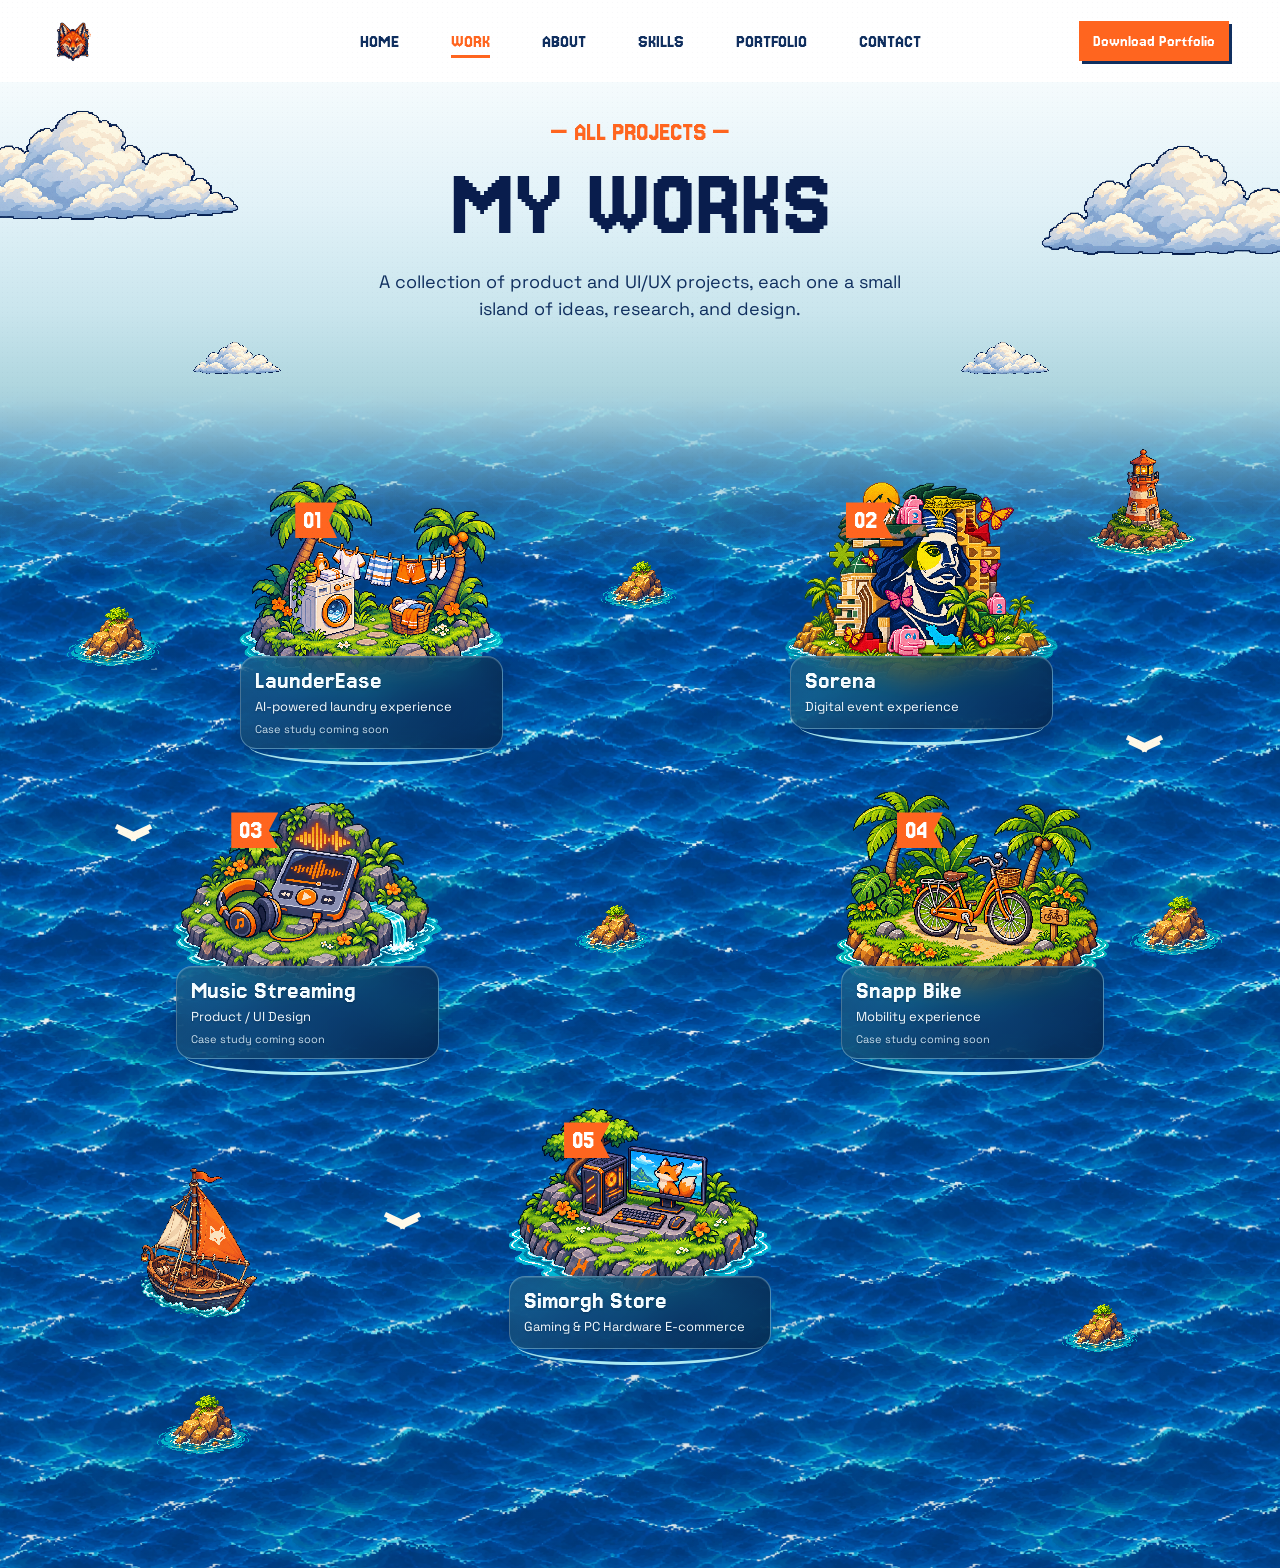
<file: works.html>
<!doctype html>
<html lang="en">
<head>
  <meta charset="utf-8">
  <meta name="viewport" content="width=device-width, initial-scale=1">
  <meta name="theme-color" content="#ffffff">
  <meta name="description" content="Mohamad Talebi — Product Designer portfolio.">
  <title>Works — Mohamad Talebi</title>
  <link rel="preconnect" href="https://fonts.googleapis.com">
  <link rel="preconnect" href="https://fonts.gstatic.com" crossorigin>
  <link href="https://fonts.googleapis.com/css2?family=Jersey+15&family=Space+Grotesk:wght@400;500;600;700&display=swap" rel="stylesheet">
  <link rel="stylesheet" href="styles.css">
  <link rel="stylesheet" href="works.css">
</head>
<body class="works-page">
  <header class="site-header">
    <a class="brand" href="index.html#home" aria-label="Mohamad Talebi home">
      <img src="assets/foxlogo.png" alt="Mohamad Talebi home">
    </a>

    <nav class="desktop-nav" aria-label="Primary navigation">
      <a href="index.html#home">HOME</a>
      <a class="active" aria-current="page" href="works.html">WORK</a>
      <a href="about.html">ABOUT</a>
      <a href="skills.html">SKILLS</a>
      <a href="portfolio.html">PORTFOLIO</a>
    <a href="contact.html">CONTACT</a>
    </nav>

    <div class="header-tools">
      <a class="portfolio-download" href="assets/mohamad%20talebi%20portfolio%20%282%29%20%281%29.pdf" download="Mohamad-Talebi-Portfolio.pdf">Download Portfolio</a>
      <button class="menu-button" type="button" aria-label="Open menu" aria-expanded="false">
        <span></span><span></span><span></span>
      </button>
    </div>
  </header>

  <div class="mobile-nav" aria-hidden="true">
    <a href="index.html#home">HOME</a><a class="active" aria-current="page" href="works.html">WORK</a><a href="about.html">ABOUT</a>
    <a href="skills.html">SKILLS</a><a href="portfolio.html">PORTFOLIO</a>
    <a href="contact.html">CONTACT</a>
  </div>


<main>
<section class="works-intro" aria-labelledby="works-title">
<div class="works-cloud cloud-left" aria-hidden="true"></div><div class="works-cloud cloud-right" aria-hidden="true"></div>
<p class="works-eyebrow">&mdash; ALL PROJECTS &mdash;</p><h1 id="works-title">MY WORKS</h1>
<p>A collection of product and UI/UX projects, each one a small<br class="desktop-only"> island of ideas, research, and design.</p>
</section>
<section class="ocean" aria-label="Project islands">
<canvas class="ocean-water" aria-hidden="true"></canvas>
<div class="island-map"></div>
<div class="sailboat" aria-hidden="true"></div>
<div class="lighthouse" aria-hidden="true"></div>
<noscript><p class="no-script">Enable JavaScript to explore the project islands. <a href="https://sorena-competition.com">Visit Sorena</a></p></noscript>
</section></main>
<script src="script.js"></script><script src="works.js"></script></body></html>
</file>
<file: styles.css>
*{box-sizing:border-box}
:root{
  --paper:#ffffff;
  --paper-2:#ffffff;
  --navy:#102f5f;
  --navy-2:#1b3d70;
  --orange:#ff651f;
  --ink:#102f5f;
  --line:rgba(16,47,95,.20);
  --max:1440px;
  --pad:clamp(20px,4vw,64px);
  --pixel:"Jersey 15",monospace;
  --body:"Space Grotesk",system-ui,sans-serif;
}
html{scroll-behavior:smooth}
body{margin:0;background:#ffffff;color:var(--ink);font-family:var(--body);overflow-x:hidden}
body:before{content:"";position:fixed;inset:0;pointer-events:none;opacity:.13;background-image:radial-gradient(rgba(16,47,95,.25) .6px,transparent .6px);background-size:5px 5px;z-index:50}
.noise{position:fixed;inset:0;pointer-events:none;opacity:.045;z-index:51;background-image:url("assets/pixel-pattern.svg");background-size:160px 160px}
a{color:inherit;text-decoration:none}
button{font:inherit}
.site-header{height:82px;max-width:1440px;margin:auto;padding:0 var(--pad);display:grid;grid-template-columns:1fr auto 1fr;align-items:center;position:relative;z-index:60}
.brand{display:flex;align-items:center;gap:12px;width:44px;height:54px}
.brand img{display:block;width:44px;height:44px;object-fit:contain;image-rendering:auto}
.desktop-nav{display:flex;gap:52px;align-items:center}
.desktop-nav a{font:400 20px var(--pixel);position:relative;padding:30px 0}
.desktop-nav a.active,.desktop-nav a:hover,.desktop-nav a:focus-visible{color:var(--orange)}
.desktop-nav a.active:after,.desktop-nav a:hover:after,.desktop-nav a:focus-visible:after{content:"";position:absolute;height:3px;background:var(--orange);left:0;right:0;bottom:23px}
.header-tools{justify-self:end;display:flex;align-items:center;gap:26px}
.portfolio-download{display:inline-flex;align-items:center;justify-content:center;min-height:40px;padding:0 14px;background:var(--orange);color:#fff;font:400 17px var(--pixel);white-space:nowrap;box-shadow:3px 3px 0 var(--navy);transition:transform .18s,box-shadow .18s}
.portfolio-download:hover,.portfolio-download:focus-visible{transform:translate(2px,2px);box-shadow:1px 1px 0 var(--navy)}
.menu-button{display:none;border:0;background:none;width:42px;height:42px;padding:8px;cursor:pointer}
.menu-button span{display:block;height:3px;background:var(--navy);margin:5px 0}
.mobile-nav{display:none}
.section-shell{max-width:1440px;margin:auto;padding-left:var(--pad);padding-right:var(--pad)}
.hero{min-height:600px;height:calc(100vh - 82px);max-height:720px;display:grid;grid-template-columns:minmax(450px,.85fr) 1.15fr;position:relative;border-bottom:1px solid var(--line);overflow:hidden}
.hero-copy{padding-top:42px;position:relative;z-index:5}
.hero h1,.work h2,.about h2,.skills h2,.contact h2{font:400 clamp(72px,6.5vw,112px)/.86 var(--pixel);letter-spacing:.015em;margin:28px 0 22px;color:var(--navy)}
.role{font:400 clamp(24px,2vw,32px) var(--pixel);color:var(--orange);margin:0 0 22px}
.hero-text{font-size:20px;line-height:1.55;max-width:570px;margin:0 0 30px}
.hero-actions{display:flex;align-items:center;gap:28px}
.btn-primary{display:inline-flex;align-items:center;gap:24px;background:var(--orange);color:white;padding:16px 26px;font:400 20px var(--pixel);box-shadow:5px 5px 0 var(--navy);transition:transform .18s,box-shadow .18s}
.btn-primary:hover,.btn-primary:focus-visible,.btn-primary:active{transform:translate(3px,3px);box-shadow:2px 2px 0 var(--navy)}
.btn-primary[aria-disabled="true"],.btn-primary.disabled{background:#b7bec9;color:#ffffff;box-shadow:5px 5px 0 #7d8794;pointer-events:none}
.text-link span{font-size:22px;line-height:0}
.text-link{display:inline-flex;align-items:center;gap:12px;font:400 19px var(--pixel);border-bottom:2px solid var(--navy);padding-bottom:9px}
.text-link:hover{color:var(--orange);border-color:var(--orange)}
.side-rail{position:absolute;top:20px;bottom:0;width:48px;display:flex;flex-direction:column;align-items:center;gap:13px;z-index:8}
.left-rail{left:0}.right-rail{right:0}
.rail-square{width:18px;height:18px;background:var(--orange);margin-bottom:3px}
.rail-dot{width:8px;height:8px;background:var(--navy);clip-path:polygon(50% 0,100% 50%,50% 100%,0 50%)}
.rail-cross{width:20px;height:20px;background:var(--navy);clip-path:polygon(35% 0,65% 0,65% 35%,100% 35%,100% 65%,65% 65%,65% 100%,35% 100%,35% 65%,0 65%,0 35%,35% 35%)}
.rail-cross.orange{background:var(--orange)}
.side-rail i{height:120px;width:1px;background:var(--navy);opacity:.75}
.work{display:grid;grid-template-columns:300px 1fr;gap:44px;padding-top:52px;padding-bottom:70px;border-bottom:1px solid var(--line)}
.work h2{font-size:54px;line-height:.95;margin:25px 0}
.work-intro>p{font-size:15px;line-height:1.65;margin-bottom:30px;max-width:270px}
.project-grid{display:grid;grid-template-columns:repeat(4,minmax(0,1fr));gap:14px;align-items:start}
.project-card{border:1px solid var(--line);border-radius:14px;padding:16px;background:#ffffff;min-width:0;transition:transform .25s,box-shadow .25s}
.project-card:hover{transform:translateY(-6px);box-shadow:7px 7px 0 rgba(16,47,95,.14)}
.project-top{display:flex;justify-content:space-between;color:var(--orange);font:400 19px var(--pixel)}
.project-top a{color:var(--navy);font:700 23px var(--body)}
.project-card h3{font-size:18px;margin:5px 0 2px}.project-card p{font-size:12px;margin:0 0 12px}
.project-image{height:158px;overflow:hidden;border-radius:7px;background:#e3e0d8}
.project-image img{width:100%;height:100%;object-fit:cover;display:block;image-rendering:auto}
.tags{display:flex;flex-wrap:wrap;gap:7px;margin-top:9px}
.tags span{border:1px solid rgba(16,47,95,.45);border-radius:99px;padding:5px 9px;font-size:10px;white-space:nowrap}
.about,.skills,.contact{padding-top:100px;padding-bottom:100px;border-bottom:1px solid var(--line)}
.about{display:grid;grid-template-columns:100px 1fr 1fr;gap:30px;align-items:start}
.about h2{font-size:70px;margin:20px 0}.about h2 em{color:var(--orange);font-style:normal}
.eyebrow{font:400 18px var(--pixel);letter-spacing:.06em;color:var(--orange)}
.about-copy{font-size:20px;line-height:1.6;max-width:540px;margin-top:80px}
.skills{display:grid;grid-template-columns:100px .65fr 1fr;gap:30px;align-items:start}
.skills h2{font-size:68px;margin:20px 0}.skill-list{display:grid;grid-template-columns:1fr 1fr;gap:0;border-top:1px solid var(--line);margin-top:45px}
.skill-list span{font:400 19px var(--pixel);padding:18px 0;border-bottom:1px solid var(--line)}
.contact{position:relative;overflow:hidden;padding-bottom:125px}
.contact h2{font-size:clamp(54px,7vw,100px);margin:22px 0 36px;position:relative;z-index:2}.contact h2 span{color:var(--orange)}
.contact-pattern{position:absolute;right:0;top:30px;width:270px;height:220px;background:url("assets/pixel-pattern.svg");background-size:54px;opacity:.55;transform:rotate(8deg)}
.btn-primary.big{font-size:15px;padding:19px 28px}

@media (max-width:1100px){
  .desktop-nav{gap:28px}.hero{grid-template-columns:1fr 1fr}
  .hero h1{font-size:clamp(52px,7vw,78px)}
  .hero-text{font-size:17px}.side-rail{display:none}
  .work{grid-template-columns:230px 1fr;gap:25px}.project-grid{grid-template-columns:repeat(2,1fr)}
  .project-image{height:180px}
  .about{grid-template-columns:70px 1fr 1fr}.skills{grid-template-columns:70px .7fr 1fr}
}
@media (max-width:760px){
  :root{--pad:20px}
  body{padding-top:72px}
  .site-header{position:fixed;top:0;left:0;right:0;width:100%;height:72px;display:flex;justify-content:space-between;background:var(--paper);box-shadow:0 1px 0 rgba(16,47,95,.12)}.brand{width:38px;height:48px}.brand img{width:38px;height:38px}.desktop-nav{display:none}
  .header-tools{gap:12px}.portfolio-download{min-height:36px;padding:0 10px;font-size:14px;box-shadow:2px 2px 0 var(--navy)}
  .menu-button{display:block}.mobile-nav{position:fixed;z-index:55;top:72px;left:12px;right:12px;background:var(--paper-2);border:1px solid var(--line);box-shadow:6px 6px 0 rgba(16,47,95,.15);padding:12px;display:flex;flex-direction:column;gap:4px;transform:translateY(-120%);transition:transform .25s}
  .mobile-nav.open{transform:translateY(0)}.mobile-nav a{font:700 16px var(--pixel);padding:16px;border-bottom:1px solid var(--line)}
  .hero{height:auto;min-height:0;display:flex;flex-direction:column;padding-top:28px;padding-bottom:0}
  .hero-copy{padding-top:0}
  .hero h1{font-size:clamp(44px,12vw,62px);margin:20px 0 15px}
  .role{font-size:21px}.hero-text{font-size:16px;line-height:1.55}.desktop-only{display:none}
  .hero-actions{gap:18px;flex-wrap:wrap;position:relative;top:-7px}.btn-primary{padding:14px 18px;font-size:16px}.text-link{font-size:16px}
  .hero-art{height:285px;margin:0 -20px 0;order:-1}.hero-copy{order:1}  .pixel-sun{width:48px;height:48px;right:22%;bottom:100px}  .work{display:block;padding-top:45px}.work h2{font-size:38px}.work-intro>p{max-width:100%}
  .project-grid{grid-template-columns:1fr;gap:16px}.project-card{padding:14px}.project-image{height:auto;aspect-ratio:1.6}
  .about,.skills{display:block;padding-top:70px;padding-bottom:70px}.about h2,.skills h2{font-size:48px}.about-copy{margin-top:25px;font-size:17px}
  .skills .skill-list{margin-top:30px;grid-template-columns:1fr}.skill-list span{font-size:11px}
  .contact{padding-top:70px;padding-bottom:90px}.contact h2{font-size:48px}.contact-pattern{width:170px;height:150px;background-size:42px;opacity:.35}
}
@media (prefers-reduced-motion:reduce){html{scroll-behavior:auto}.project-card,.btn-primary{transition:none}}

/* HERO ART — portrait + subtle pixel motion */
.hero-art{
  position:relative;
  min-width:0;
  height:100%;
  overflow:hidden;
  display:flex;
  align-items:center;
  justify-content:center;
  isolation:isolate;
}
.hero-portrait-wrap{
  position:relative;
  z-index:4;
  width:min(92%, 560px);
  max-height:92%;
  display:flex;
  align-items:center;
  justify-content:center;
  animation:portrait-float 3.8s ease-in-out infinite;
}
.hero-portrait{
  display:block;
  width:100%;
  height:auto;
  max-height:650px;
  object-fit:contain;
  object-position:center;
  filter:saturate(1.02) contrast(1.01);
  transform:translateZ(0);
  animation:portrait-breathe 4.8s ease-in-out infinite;
}
/* Very subtle moving pixel light, without changing the artwork itself. */
.portrait-pixel-shimmer{
  position:absolute;
  inset:8% 9% 8% 9%;
  z-index:2;
  pointer-events:none;
  opacity:.16;
  mix-blend-mode:screen;
  background:
    repeating-linear-gradient(90deg, transparent 0 15px, rgba(255,255,255,.34) 15px 16px, transparent 16px 31px),
    repeating-linear-gradient(0deg, transparent 0 15px, rgba(255,255,255,.22) 15px 16px, transparent 16px 31px);
  -webkit-mask-image:url("assets/hero-portrait.png");
  mask-image:url("assets/hero-portrait.png");
  -webkit-mask-size:100% 100%;
  mask-size:100% 100%;
  animation:pixel-shimmer 4.2s steps(12,end) infinite;
}
.pixel-cloud{
  position:absolute;
  z-index:1;
  display:flex;
  align-items:flex-end;
  gap:0;
  opacity:.78;
  filter:drop-shadow(0 0 1px rgba(16,47,95,.08));
}
.pixel-cloud i{
  display:block;
  width:34px;
  height:18px;
  background:#9fb3cf;
  box-shadow:
    17px -17px 0 #9fb3cf,
    34px -8px 0 #9fb3cf,
    51px 0 0 #9fb3cf;
}
.cloud-a{left:3%;top:19%;transform:scale(.82);animation:cloud-drift-a 8s linear infinite}
.cloud-b{right:2%;top:31%;transform:scale(1.05);animation:cloud-drift-b 10s linear infinite}
.cloud-c{left:14%;bottom:19%;transform:scale(.62);opacity:.46;animation:cloud-drift-c 7s linear infinite}
.pixel-spark{
  position:absolute;
  width:10px;height:10px;
  background:var(--orange);
  z-index:2;
  box-shadow:10px 10px 0 rgba(255,107,31,.0);
  animation:spark-flicker 2.6s steps(4,end) infinite;
}
.spark-a{right:17%;top:17%;animation-delay:-1.2s}
.spark-b{left:15%;top:38%;background:var(--navy);animation-delay:-2.1s}
.spark-c{right:22%;bottom:20%;width:7px;height:7px;animation-delay:-.5s}
.spark-d{left:31%;top:22%;width:7px;height:7px;background:var(--navy);animation-delay:-1.4s}
.spark-e{right:8%;top:48%;width:6px;height:6px;background:var(--orange);animation-delay:-2.2s}
.spark-f{left:7%;bottom:30%;width:8px;height:8px;background:var(--navy);animation-delay:-.9s}
.spark-g{right:34%;bottom:10%;width:6px;height:6px;background:var(--orange);animation-delay:-1.8s}
@keyframes portrait-float{
  0%,100%{transform:translate3d(0,0,0)}
  50%{transform:translate3d(0,-7px,0)}
}
@keyframes portrait-breathe{
  0%,100%{transform:scale(1) rotate(0deg)}
  50%{transform:scale(1.008) rotate(.15deg)}
}
@keyframes pixel-shimmer{
  0%{transform:translate(0,0);opacity:.08}
  25%{transform:translate(8px,-4px);opacity:.18}
  50%{transform:translate(-5px,6px);opacity:.10}
  75%{transform:translate(6px,3px);opacity:.17}
  100%{transform:translate(0,0);opacity:.08}
}
@keyframes cloud-drift-a{
  0%,100%{transform:translateX(0) scale(.82)}
  50%{transform:translateX(34px) scale(.84)}
}
@keyframes cloud-drift-b{
  0%,100%{transform:translateX(0) scale(1.05)}
  50%{transform:translateX(-42px) scale(1.02)}
}
@keyframes cloud-drift-c{
  0%,100%{transform:translateX(0) scale(.62)}
  50%{transform:translateX(28px) scale(.65)}
}
@keyframes spark-flicker{
  0%,100%{opacity:.25;transform:translate(0,0)}
  25%{opacity:1;transform:translate(2px,-2px)}
  50%{opacity:.45;transform:translate(-1px,2px)}
  75%{opacity:.9;transform:translate(1px,1px)}
}
@media (max-width:1100px){
  .hero-art{min-height:420px}
  .hero-portrait-wrap{width:min(94%,480px)}
}
@media (max-width:760px){
  .hero-art{height:285px;min-height:285px;margin:0 -20px 0;order:-1}
  .hero-portrait-wrap{width:min(78%,300px);max-height:275px}
  .pixel-cloud i{width:25px;height:13px;box-shadow:13px -13px 0 #9fb3cf,26px -6px 0 #9fb3cf,39px 0 0 #9fb3cf}
  .cloud-a{top:16%;left:1%}.cloud-b{top:34%;right:-3%}.cloud-c{bottom:13%;left:9%}
}
@media (prefers-reduced-motion:reduce){
  .hero-portrait-wrap,.hero-portrait,.portrait-pixel-shimmer,.pixel-cloud,.pixel-spark{animation:none}
}
</file>
<file: about.css>
/* ABOUT PAGE ONLY — keeps the Home page styles untouched. */
.about-page{background:#fff}
.about-main{overflow:hidden}
.about-main .section-shell{max-width:1440px}
.about-hero{min-height:500px;display:grid;grid-template-columns:1.02fr 1.15fr .9fr;gap:34px;align-items:center;border-bottom:1px solid var(--line);position:relative;padding-top:48px;padding-bottom:44px}
.about-kicker{font:400 20px var(--pixel);letter-spacing:.04em;color:var(--navy);display:flex;align-items:center;gap:14px}
.pixel-mark{width:10px;height:10px;background:var(--orange);display:inline-block;box-shadow:8px -6px 0 var(--orange),14px 3px 0 var(--navy)}
.about-intro h1{font:400 clamp(72px,6.3vw,108px)/.84 var(--pixel);letter-spacing:.015em;color:var(--navy);margin:26px 0 18px}
.about-role{font:400 clamp(25px,2vw,34px) var(--pixel);color:var(--orange);margin:0 0 24px}
.about-lead{display:flex;gap:20px;align-items:flex-start;max-width:470px}
.lead-line{width:3px;height:68px;background:var(--navy);position:relative;flex:0 0 3px}
.lead-line:before{content:"";position:absolute;width:9px;height:9px;background:var(--orange);top:-2px;left:-3px}
.about-lead p,.who-i-am p{font-size:17px;line-height:1.55;margin:0}
.about-hero-art{height:360px;position:relative;overflow:hidden;display:flex;align-items:center;justify-content:center}
.about-hero-motion{width:100%;height:100%;display:block;position:relative;overflow:hidden}
.pixel-motion-svg{position:absolute;inset:0;width:100%;height:100%;display:block;overflow:visible;shape-rendering:crispEdges;z-index:1}
.pixel-motion-svg rect{shape-rendering:crispEdges}
.motion-cloud{fill:#173d70;opacity:.9;animation-timing-function:linear;animation-iteration-count:infinite;will-change:transform}
.cloud-a{animation-name:cloud-a-drift;animation-duration:5.8s}
.cloud-b{animation-name:cloud-b-drift;animation-duration:7.2s}
.cloud-c{animation-name:cloud-c-drift;animation-duration:6.4s}
.about-hero-card-wrap{position:relative;z-index:4;height:min(100%,360px);width:auto;display:flex;align-items:center;justify-content:center;animation:about-card-float 3.8s ease-in-out infinite;will-change:transform}
.about-hero-card{display:block;height:100%;width:auto;object-fit:contain;image-rendering:auto}
@keyframes about-card-float{0%,100%{transform:translate3d(0,0,0)}50%{transform:translate3d(0,-7px,0)}}
@keyframes cloud-a-drift{0%,100%{transform:translate3d(-8px,2px,0)}50%{transform:translate3d(18px,-5px,0)}}
@keyframes cloud-b-drift{0%,100%{transform:translate3d(18px,-3px,0)}50%{transform:translate3d(-22px,5px,0)}}
@keyframes cloud-c-drift{0%,100%{transform:translate3d(-12px,3px,0)}50%{transform:translate3d(20px,-6px,0)}}
.who-i-am{position:relative;padding-left:28px}.who-divider{position:absolute;left:0;top:0;bottom:0;width:2px;background:var(--navy)}.who-divider:before{content:"";position:absolute;top:0;left:-4px;width:9px;height:9px;background:var(--orange)}
.who-i-am .about-kicker{font-size:23px;margin-bottom:24px}.who-i-am p{font-size:17px;margin-bottom:22px;max-width:440px}.orange-dashes{font:400 18px var(--pixel);color:var(--orange)}
.section-title-row{display:flex;align-items:center;gap:14px;margin-bottom:22px}.section-title-row h2{font:400 28px var(--pixel);color:var(--navy);margin:0;letter-spacing:.03em}.pixel-cluster{font:400 24px var(--pixel);color:var(--orange)}
.thinking-section{padding-top:26px;padding-bottom:28px;border-bottom:1px solid var(--line)}
.thinking-grid{display:grid;grid-template-columns:repeat(4,1fr);gap:18px}.thinking-card{position:relative;border:2px solid var(--navy);min-height:145px;padding:24px 26px 20px;background:#fff}.thinking-card:before,.thinking-card:after{content:"";position:absolute;width:8px;height:8px;background:var(--orange)}.thinking-card:before{left:-2px;top:-2px}.thinking-card:after{right:-2px;bottom:-2px}.thinking-card .card-plus{display:inline-flex;align-items:center;justify-content:center;width:22px;height:22px;background:var(--orange);color:#fff;font:400 22px var(--pixel);margin-bottom:9px}.thinking-card h3{font:400 23px var(--pixel);margin:0 0 8px;color:var(--navy)}.thinking-card p{font-size:13px;line-height:1.45;margin:0;max-width:280px}
.process-section{padding-top:24px;padding-bottom:26px;border-bottom:1px solid var(--line)}.process-row{display:grid;grid-template-columns:1fr auto 1fr auto 1fr auto 1fr auto 1fr;gap:12px;align-items:start}.process-step{min-width:0}.process-box{height:72px;border:2px solid var(--navy);display:flex;flex-direction:column;align-items:center;justify-content:center;position:relative;background:#fff}.process-box:before,.process-box:after{content:"";position:absolute;width:7px;height:7px;background:var(--orange)}.process-box:before{left:-2px;top:-2px}.process-box:after{right:-2px;bottom:-2px}.process-icon{width:30px;height:30px;display:block;object-fit:contain;image-rendering:pixelated}.process-box strong{font:400 18px var(--pixel);margin-top:3px;color:var(--navy)}.process-step p{font-size:12px;line-height:1.35;margin:10px 7px 0}.process-arrow{font:400 27px var(--pixel);color:var(--orange);padding-top:22px}
.clarity-section{padding-top:26px;padding-bottom:48px}.clarity-card{min-height:132px;background:#0e315f;color:#fff;display:grid;grid-template-columns:1.45fr 1px .85fr .7fr;gap:28px;align-items:center;padding:25px 34px;position:relative;overflow:hidden}.clarity-card:before,.clarity-card:after{content:"";position:absolute;width:9px;height:9px;background:#fff}.clarity-card:before{left:0;top:0}.clarity-card:after{right:0;bottom:0}.clarity-copy{position:relative;z-index:2}.clarity-label{font:400 16px var(--pixel);color:#fff;margin-bottom:12px}.clarity-card h2{font:400 clamp(28px,3.1vw,47px)/.95 var(--pixel);margin:0;color:#fff}.clarity-card h2 span{color:var(--orange)}.clarity-divider{height:68px;width:1px;background:rgba(255,255,255,.75)}.clarity-card>p{font-size:14px;line-height:1.45;max-width:260px;margin:0}.clarity-tags{display:flex;flex-direction:column;gap:7px;align-items:flex-start;position:relative;z-index:2}.clarity-tags span{font:400 17px var(--pixel);padding:6px 14px;background:var(--orange);color:var(--navy);border:1px solid var(--orange)}.clarity-tags span:nth-child(2){background:#a9dcf0}25%{transform:translate3d(-2px,-3px,0) rotate(-0.35deg)}50%{transform:translate3d(1px,-7px,0) rotate(0.25deg)}75%{transform:translate3d(3px,-3px,0) rotate(0.45deg)}}
50%{transform:translate3d(-1px,-1px,0) scale(1.008)}}
.clarity-pixels{position:absolute;right:20px;bottom:-7px;width:155px;height:62px;opacity:.9}.clarity-pixels i{position:absolute;display:block;background:var(--orange);width:12px;height:12px;transform:skew(-30deg)}.clarity-pixels i:nth-child(1){right:10px;bottom:0;width:54px;height:16px;background:var(--orange)}.clarity-pixels i:nth-child(2){right:42px;bottom:14px;width:30px;height:13px;background:#fff}.clarity-pixels i:nth-child(3){right:66px;bottom:27px;width:25px;height:12px;background:var(--orange)}.clarity-pixels i:nth-child(4){right:92px;bottom:40px;width:20px;height:10px;background:#fff}.clarity-pixels i:nth-child(5){right:117px;bottom:49px;width:14px;height:9px;background:var(--orange)}.clarity-pixels i:nth-child(6){right:4px;bottom:34px;width:10px;height:10px;background:#fff}
@media(max-width:1100px){.about-hero{grid-template-columns:1fr 1fr;gap:28px}.who-i-am{grid-column:2;grid-row:1}.about-hero-art{grid-column:1 / -1;grid-row:2;height:250px;margin-top:-10px}.thinking-grid{grid-template-columns:repeat(2,1fr)}.process-row{grid-template-columns:repeat(5,1fr);gap:10px}.process-arrow{display:none}.clarity-card{grid-template-columns:1.5fr 1px 1fr}.clarity-tags{display:none}}
@media(max-width:760px){.about-hero{display:flex;flex-direction:column;align-items:stretch;padding-top:34px;padding-bottom:30px;gap:30px}.about-intro h1{font-size:clamp(56px,15vw,78px);margin:20px 0 14px}.about-role{font-size:24px}.about-lead p,.who-i-am p{font-size:15px}.about-hero-art{order:2;height:190px;margin:0}.who-i-am{order:3;padding-left:20px}.about-kicker{font-size:18px}.thinking-grid{grid-template-columns:1fr}.thinking-card{min-height:0}.process-row{grid-template-columns:1fr 1fr;gap:14px}.process-step:last-child{grid-column:1 / -1}.process-box{height:76px}.process-step p{font-size:11px}.clarity-card{grid-template-columns:1fr;gap:16px;padding:24px 20px}.clarity-divider{display:none}.clarity-card h2{font-size:34px}.clarity-card>p{max-width:100%}.clarity-tags{display:flex;flex-direction:row;flex-wrap:wrap}.clarity-pixels{opacity:.45}.section-title-row h2{font-size:23px}}
@media(max-width:760px){.pixel-motion-svg{transform:scale(1.02)}.motion-cloud{opacity:.86}.about-hero-card-wrap{height:190px}}
@media(prefers-reduced-motion:reduce){.motion-cloud,.about-hero-card-wrap{animation:none}}
</file>
<file: contact.css>
/* CONTACT PAGE ONLY — same visual language as Home/About/Skills. */
.contact-page{background:#fff}
.contact-main{overflow:hidden;padding-bottom:0}
.contact-main .section-shell{max-width:1440px}

.contact-hero{position:relative;display:grid;grid-template-columns:1.2fr .72fr;gap:70px;align-items:end;padding-top:64px;padding-bottom:48px;border-bottom:1px solid var(--line);overflow:hidden}
.contact-kicker{font:400 20px var(--pixel);letter-spacing:.04em;color:var(--navy);display:flex;align-items:center;gap:14px}
.contact-kicker .pixel-mark{width:10px;height:10px;background:var(--orange);display:inline-block;box-shadow:8px -6px 0 var(--orange),14px 3px 0 var(--navy)}
.contact-hero h1{font:400 clamp(58px,5.5vw,92px)/.88 var(--pixel);letter-spacing:.015em;color:var(--navy);margin:25px 0 0}
.contact-hero h1 span{color:var(--orange)}
.contact-hero-copy{display:flex;gap:18px;max-width:390px;margin-bottom:8px;position:relative;z-index:2}
.contact-intro-line{width:3px;flex:0 0 3px;background:var(--navy);position:relative}
.contact-intro-line:before{content:"";position:absolute;width:9px;height:9px;left:-3px;top:-2px;background:var(--orange)}
.contact-hero-copy p{font-size:17px;line-height:1.6;margin:0}
.contact-pixels{position:absolute;right:var(--pad);top:42px;width:125px;height:105px;opacity:.65}
.contact-pixels i{position:absolute;width:14px;height:14px;background:var(--orange);display:block}
.contact-pixels i:nth-child(1){right:0;top:0}.contact-pixels i:nth-child(2){right:24px;top:20px;background:var(--navy)}.contact-pixels i:nth-child(3){right:48px;top:39px}.contact-pixels i:nth-child(4){right:74px;top:58px;background:var(--navy)}.contact-pixels i:nth-child(5){right:8px;top:52px;background:var(--navy)}.contact-pixels i:nth-child(6){right:32px;top:78px}.contact-pixels i:nth-child(7){right:57px;top:13px;background:var(--navy)}.contact-pixels i:nth-child(8){right:88px;top:33px}

.contact-grid{display:grid;grid-template-columns:minmax(0,1.75fr) minmax(300px,.92fr);gap:18px;padding-top:18px;padding-bottom:42px}
.message-card,.contact-card{min-width:0}
.message-card{border:1px solid var(--navy);padding:26px 28px 28px;background:#fff;position:relative;overflow:hidden}
.message-card:after{content:"";position:absolute;right:-2px;bottom:-2px;width:66px;height:66px;background:radial-gradient(var(--orange) 1.2px,transparent 1.2px);background-size:7px 7px;opacity:.5}
.contact-card{background:var(--navy);color:#fff;padding:26px 26px 22px;position:relative;overflow:hidden;border:1px solid var(--navy)}
.contact-card:after{content:"";position:absolute;right:-4px;bottom:-4px;width:62px;height:62px;background:radial-gradient(var(--orange) 1.2px,transparent 1.2px);background-size:7px 7px;opacity:.65}
.card-heading{display:flex;align-items:center;gap:12px;margin-bottom:28px}
.card-heading .panel-mark{width:14px;height:14px;background:var(--orange);display:inline-block;box-shadow:7px 0 0 rgba(255,101,31,.25);flex:0 0 auto}
.card-heading h2{font:400 24px var(--pixel);letter-spacing:.04em;margin:0;color:inherit}
.form-row{display:grid;grid-template-columns:1fr 1fr;gap:18px}
.form-field,label{display:block}
.form-row label,.form-field{margin-bottom:24px}
.form-row label>span,.form-field>span{display:block;font:400 16px var(--pixel);color:var(--navy);letter-spacing:.04em;margin:0 0 9px}
.form-field>span:before,.form-row label>span:before{content:"";display:inline-block;width:8px;height:8px;background:var(--orange);margin-right:8px;vertical-align:1px}
input,select,textarea{width:100%;border:1px solid rgba(16,47,95,.62);background:#fff;color:var(--navy);font:400 16px var(--body);padding:14px 15px;border-radius:0;outline:none;box-shadow:none}
input,select{height:50px}
textarea{min-height:145px;resize:vertical;line-height:1.55}
input::placeholder,textarea::placeholder{color:#7290b1;opacity:1}
input:focus,select:focus,textarea:focus{border-color:var(--orange);box-shadow:4px 4px 0 rgba(255,101,31,.16)}
select{appearance:auto}
.send-button{display:inline-flex;align-items:center;gap:24px;border:1px solid var(--orange);background:var(--orange);color:#fff;padding:16px 28px;font:400 19px var(--pixel);box-shadow:5px 5px 0 var(--navy);cursor:pointer;transition:transform .18s,box-shadow .18s}
.send-button:hover,.send-button:focus-visible{transform:translate(3px,3px);box-shadow:2px 2px 0 var(--navy)}
.send-button span{font-size:23px;line-height:0}
.form-note{margin:13px 0 0;color:#6b7f99;font-size:11px;line-height:1.4}

.contact-card .card-heading{padding-bottom:20px;border-bottom:1px solid rgba(255,255,255,.3);margin-bottom:0}
.contact-item{display:grid;grid-template-columns:54px 1fr;gap:15px;align-items:center;padding:19px 0;border-bottom:1px solid rgba(255,255,255,.3)}
.contact-icon{width:38px;height:38px;background:var(--orange);color:var(--navy);display:flex;align-items:center;justify-content:center;font:400 18px var(--pixel);border:1px solid var(--orange);box-shadow:4px 4px 0 rgba(255,255,255,.1)}
.contact-item span{display:block;font:400 13px var(--pixel);color:#dfe8f2;letter-spacing:.05em;margin-bottom:4px}
.contact-item strong,.contact-item a{display:block;font:400 15px var(--body);color:#fff;word-break:break-word}
.contact-item a:hover,.contact-item a:focus-visible{color:var(--orange)}
.contact-art{position:relative;display:grid;grid-template-columns:1fr 92px;gap:18px;align-items:center;margin-top:26px;min-height:154px}
.art-grid{position:absolute;left:0;top:0;bottom:0;width:68%;background-image:linear-gradient(rgba(255,255,255,.09) 1px,transparent 1px),linear-gradient(90deg,rgba(255,255,255,.09) 1px,transparent 1px);background-size:14px 14px;border:1px solid rgba(255,255,255,.28)}
.contact-pets{position:relative;width:68%;height:154px;z-index:1;overflow:hidden;image-rendering:pixelated}
.pixel-pet{position:absolute;display:block;width:30px;height:24px;background:var(--orange);box-shadow:5px 5px 0 rgba(255,255,255,.12);animation:pet-walk 7s steps(16,end) infinite}
.pixel-pet:before,.pixel-pet:after{content:"";position:absolute;background:var(--orange)}
.pixel-pet:before{width:8px;height:8px;left:3px;top:-6px;box-shadow:16px 0 0 var(--orange)}
.pixel-pet:after{width:7px;height:7px;right:-7px;top:7px;box-shadow:0 8px 0 var(--orange)}
.pixel-pet i{position:absolute;z-index:1;width:4px;height:4px;background:var(--navy);left:8px;top:8px;box-shadow:10px 0 0 var(--navy)}
.pixel-cat{left:9%;bottom:30px;animation-delay:-1s}
.pixel-dog{left:42%;bottom:54px;background:#fff;animation-delay:-4s}
.pixel-dog:before,.pixel-dog:after{background:#fff}.pixel-dog:before{box-shadow:16px 0 0 #fff}.pixel-dog:after{box-shadow:0 8px 0 #fff}.pixel-dog i{background:var(--orange);box-shadow:10px 0 0 var(--orange)}
.pixel-bird{left:67%;bottom:91px;width:22px;height:18px;background:var(--orange);animation:pet-hop 3.4s steps(5,end) infinite}
.pixel-bird:before{width:6px;height:6px;left:2px;top:-5px;box-shadow:none}.pixel-bird:after{width:8px;height:5px;right:-8px;top:6px;box-shadow:none}.pixel-bird i{width:4px;height:4px;left:12px;top:5px;box-shadow:none;background:var(--navy)}
@keyframes pet-walk{0%{transform:translateX(-22px)}50%{transform:translateX(92px)}100%{transform:translateX(-22px)}}
@keyframes pet-hop{0%,100%{transform:translate(0,0)}50%{transform:translate(12px,-10px)}}
.contact-art p{position:relative;z-index:1;font:400 16px/1.18 var(--pixel);letter-spacing:.04em;margin:0;color:#fff}


@media(max-width:1100px){
  .contact-hero{grid-template-columns:1fr .7fr;gap:35px}
  .contact-grid{grid-template-columns:1fr 300px}
  .contact-card{padding:22px 20px}
  .contact-art{grid-template-columns:1fr 80px;gap:10px}.contact-pets{width:68%}.contact-art p{font-size:14px}
}
@media(max-width:760px){
  .contact-hero{display:block;padding-top:38px;padding-bottom:32px}
  .contact-hero h1{font-size:clamp(48px,13vw,70px);margin-top:20px}
  .contact-hero-copy{margin-top:28px}.contact-hero-copy p{font-size:15px}
  .contact-pixels{right:20px;top:30px;transform:scale(.7);transform-origin:top right}
  .contact-grid{display:flex;flex-direction:column;padding-top:14px;padding-bottom:30px}
  .message-card,.contact-card{padding:18px 16px 22px}
  .form-row{grid-template-columns:1fr;gap:0}
  .card-heading h2{font-size:20px}.form-row label>span,.form-field>span{font-size:14px}
  input,select,textarea{font-size:15px}.message-field textarea{min-height:160px}
  .send-button{width:100%;justify-content:center}
  .contact-item{grid-template-columns:48px 1fr}.contact-item strong{font-size:14px}
  .contact-art{grid-template-columns:1fr 84px;min-height:145px}.contact-pets{height:145px;width:68%}.contact-art p{font-size:13px}
}
@media(prefers-reduced-motion:reduce){.send-button{transition:none}.pixel-pet{animation:none}}
</file>
<file: portfolio.css>
/* PORTFOLIO PAGE ONLY — follows the existing navy / orange / white pixel system. */
.portfolio-page{background:#fff}
.portfolio-main{overflow:hidden;padding-bottom:0}
.portfolio-main .section-shell{max-width:1440px}
.portfolio-intro{position:relative;display:flex;justify-content:space-between;align-items:center;min-height:164px;padding-top:38px;padding-bottom:22px;border-bottom:1px solid var(--line)}
.portfolio-title-row{display:flex;align-items:center;gap:20px}
.portfolio-title-mark{width:22px;height:22px;background:var(--orange);display:block;position:relative;box-shadow:22px 22px 0 var(--navy)}
.portfolio-title-mark:after{content:"";position:absolute;right:-13px;bottom:-13px;width:13px;height:13px;background:var(--navy)}
.portfolio-title-row h1{font:400 clamp(58px,5.3vw,88px)/.88 var(--pixel);letter-spacing:.01em;margin:0;color:var(--navy)}
.portfolio-title-row h1 span{color:var(--orange)}
.portfolio-intro-copy p{font:400 17px/1.55 var(--pixel);letter-spacing:.035em;margin:15px 0 0 72px;color:var(--navy)}
.portfolio-intro-art{position:relative;width:140px;height:95px;flex:0 0 140px;margin-right:4px}
.portfolio-intro-art span{position:absolute;width:15px;height:15px;background:var(--orange);display:block}
.portfolio-intro-art span:nth-child(1){right:60px;top:0}.portfolio-intro-art span:nth-child(2){right:43px;top:17px;background:var(--navy)}.portfolio-intro-art span:nth-child(3){right:27px;top:34px}.portfolio-intro-art span:nth-child(4){right:10px;top:51px;background:var(--navy)}.portfolio-intro-art span:nth-child(5){right:0;top:68px}
.portfolio-intro-art b{position:absolute;left:0;bottom:4px;color:var(--orange);font:400 16px var(--pixel);letter-spacing:.05em}
.portfolio-content{display:grid;grid-template-columns:minmax(0,1.62fr) minmax(390px,.92fr);gap:28px;padding-top:26px;padding-bottom:34px}
.portfolio-preview-panel{min-width:0}
.preview-stage{height:573px;position:relative;overflow:hidden;background:#fafaf7;border:1px solid rgba(16,47,95,.04);transition:height .25s ease}
.preview-grid{position:absolute;inset:32px 46px 32px 46px;background-image:linear-gradient(rgba(16,47,95,.09) 1px,transparent 1px),linear-gradient(90deg,rgba(16,47,95,.09) 1px,transparent 1px);background-size:42px 42px;opacity:.72}
.preview-grid:after{content:"";position:absolute;left:0;right:0;top:50%;border-top:1px solid rgba(255,101,31,.35);box-shadow:0 -110px 0 rgba(16,47,95,.08),0 110px 0 rgba(16,47,95,.08)}
.preview-pixels i{position:absolute;width:24px;height:24px;background:var(--orange);display:block;z-index:2}
.preview-pixels i:nth-child(1){left:43px;top:86px}.preview-pixels i:nth-child(2){left:67px;top:110px;background:var(--navy)}.preview-pixels i:nth-child(3){left:91px;top:134px}.preview-pixels i:nth-child(4){right:73px;top:110px;background:var(--navy)}.preview-pixels i:nth-child(5){right:49px;top:134px}.preview-pixels i:nth-child(6){left:220px;bottom:108px;background:var(--navy)}.preview-pixels i:nth-child(7){left:244px;bottom:84px}.preview-pixels i:nth-child(8){right:110px;bottom:86px;background:var(--navy)}
.portfolio-stack{position:absolute;left:50%;top:48%;width:330px;height:420px;transform:translate(-50%,-50%);z-index:4;transition:transform .25s ease}
.preview-stage.zoomed .portfolio-stack{transform:translate(-50%,-50%) scale(1.08)}
.stack-sheet{position:absolute;inset:0;background:#e9ecec;border:1px solid rgba(16,47,95,.42);box-shadow:8px 8px 0 rgba(16,47,95,.08)}
.back-two{transform:translate(-26px,26px);background:#e5e8e8}.back-one{transform:translate(-13px,13px);background:#eef0ef}
.portfolio-cover{position:absolute;inset:0;background:linear-gradient(135deg,#102f5f,#0d284d);border:1px solid #102f5f;color:#fff;box-shadow:8px 8px 0 rgba(16,47,95,.16);overflow:hidden;padding:48px 30px 26px}
.cover-corner{position:absolute;right:0;top:0;width:48px;height:48px;background:var(--orange);clip-path:polygon(0 0,100% 0,100% 100%,62% 100%,62% 62%,0 62%)}
.cover-head{display:flex;justify-content:space-between;align-items:flex-start;font-family:var(--pixel)}
.cover-head strong{font-size:25px;line-height:.92;font-weight:400}.cover-head span{text-align:right;font-size:15px;line-height:1.05}
.cover-role{font:400 13px var(--pixel);color:var(--orange);margin-top:13px}
.cover-mid-logo{position:absolute;width:200px;height:200px;object-fit:contain;left:50%;top:50%;transform:translate(-50%,-50%)}
.cover-list{position:absolute;left:30px;bottom:42px;font:400 11px/1.3 var(--pixel);letter-spacing:.04em}
.cover-square{position:absolute;left:15px;bottom:15px;width:18px;height:18px;background:var(--orange)}.cover-square.two{left:auto;right:15px;bottom:15px;width:18px;height:18px;background:var(--orange);box-shadow:0 -22px 0 var(--orange),-12px -34px 0 var(--orange)}
.preview-label{position:absolute;left:40px;bottom:86px;display:flex;align-items:center;gap:12px;color:var(--orange);font:400 15px var(--pixel);z-index:5}
.document-icon{width:22px;height:27px;border:2px solid var(--orange);display:block;position:relative}.document-icon:before{content:"";position:absolute;right:-2px;top:-2px;width:9px;height:9px;background:#fafaf7;border-left:2px solid var(--orange);border-bottom:2px solid var(--orange)}.document-icon:after{content:"";position:absolute;left:4px;right:4px;bottom:6px;height:2px;background:var(--orange);box-shadow:0 -6px 0 var(--orange)}
.preview-meta{position:absolute;left:50%;bottom:37px;transform:translateX(-50%);display:flex;align-items:center;gap:14px;color:var(--navy);font:400 18px var(--pixel);z-index:5}.preview-meta strong{color:var(--orange);font-weight:400}.preview-meta span{color:var(--orange)}.preview-dots{display:flex;gap:14px;margin-left:7px}.preview-dots i{width:10px;height:10px;background:#c4ccd4;border-radius:50%;display:block}.preview-dots i.active{background:var(--orange)}
.preview-zoom{position:absolute;right:42px;bottom:31px;border:0;background:none;color:var(--navy);font:400 15px var(--pixel);letter-spacing:.04em;cursor:pointer;z-index:5;display:flex;gap:8px;align-items:center}.preview-zoom span{font:400 22px var(--body);line-height:1}.preview-zoom:focus-visible{outline:2px solid var(--orange);outline-offset:4px}
.portfolio-info{min-width:0;border-left:1px solid rgba(16,47,95,.28);padding:8px 0 0 36px;display:flex;flex-direction:column}
.info-heading{display:flex;align-items:center;gap:14px}.panel-mark{width:16px;height:16px;background:var(--orange);display:inline-block;box-shadow:8px 0 0 rgba(255,101,31,.2)}.info-heading h2{font:400 36px var(--pixel);letter-spacing:.035em;color:var(--navy);margin:0}
.portfolio-tags{display:flex;flex-wrap:wrap;gap:14px;margin:26px 0 22px}.portfolio-tags span{border:1px solid var(--orange);border-radius:99px;padding:9px 25px;font:500 15px var(--body);color:var(--navy);white-space:nowrap}
.info-copy{font-size:16px;line-height:1.65;max-width:500px;margin:0 0 28px;color:var(--navy)}
.file-details{border-top:1px solid rgba(16,47,95,.24);border-bottom:1px solid rgba(16,47,95,.24);padding:17px 0;margin-bottom:25px}.file-details>div{display:flex;align-items:center;gap:16px;min-height:43px;color:var(--navy);font:400 16px var(--pixel);letter-spacing:.03em}.detail-icon{width:20px;height:20px;display:block;position:relative;flex:0 0 20px}.detail-icon.document{border:2px solid var(--navy)}.detail-icon.document:before{content:"";position:absolute;right:-2px;top:-2px;width:8px;height:8px;background:#fff;border-left:2px solid var(--navy);border-bottom:2px solid var(--navy)}.detail-icon.document:after{content:"";position:absolute;left:3px;right:3px;bottom:4px;height:2px;background:var(--navy);box-shadow:0 -5px 0 var(--navy)}
.detail-icon.pdf{border:2px solid var(--navy);border-radius:2px}.detail-icon.pdf:after{content:"PDF";position:absolute;left:2px;bottom:2px;font:400 8px var(--pixel);color:var(--navy)}
.detail-icon.database{height:16px;border:2px solid var(--navy);border-radius:50%/25%;background:linear-gradient(to bottom,transparent 39%,var(--navy) 40%,var(--navy) 48%,transparent 49%,transparent 67%,var(--navy) 68%,var(--navy) 76%,transparent 77%)}
.detail-icon.calendar{border:2px solid var(--navy)}.detail-icon.calendar:before{content:"";position:absolute;left:0;right:0;top:5px;border-top:2px solid var(--navy)}.detail-icon.calendar:after{content:"";position:absolute;left:5px;top:9px;width:3px;height:3px;background:var(--navy);box-shadow:7px 0 var(--navy),14px 0 var(--navy),0 7px var(--navy),7px 7px var(--navy),14px 7px var(--navy)}
.portfolio-actions{display:grid;grid-template-columns:1fr 1fr;gap:14px}.preview-button,.download-button{min-height:54px;display:flex;align-items:center;justify-content:center;gap:10px;padding:12px 14px;font:400 17px var(--pixel);cursor:pointer;transition:transform .18s,box-shadow .18s}.preview-button{background:#fff;color:var(--navy);border:1px solid var(--navy);box-shadow:4px 4px 0 rgba(16,47,95,.08)}.download-button{background:var(--orange);color:#fff;border:1px solid var(--orange);box-shadow:4px 4px 0 var(--navy)}.preview-button:hover,.preview-button:focus-visible,.download-button:hover,.download-button:focus-visible{transform:translate(2px,2px);box-shadow:2px 2px 0 var(--navy)}
.action-icon{width:18px;height:18px;flex:0 0 18px;fill:none;stroke:currentColor;stroke-width:1.8;stroke-linecap:round;stroke-linejoin:round}
.portfolio-note{display:flex;align-items:center;gap:17px;margin-top:31px;padding-bottom:18px;border-bottom:1px solid rgba(16,47,95,.24)}.note-pixels{width:51px;height:36px;position:relative;display:block;flex:0 0 51px}.note-pixels i{position:absolute;width:14px;height:14px;background:var(--orange)}.note-pixels i:nth-child(1){left:0;top:0}.note-pixels i:nth-child(2){left:14px;top:14px;background:var(--navy)}.note-pixels i:nth-child(3){left:28px;top:14px;background:var(--navy)}.note-pixels i:nth-child(4){left:14px;top:0;background:var(--orange)}.note-line{height:1px;background:var(--orange);width:31px;flex:0 0 31px}.portfolio-note p{font:400 14px/1.35 var(--pixel);letter-spacing:.04em;color:var(--navy);margin:0}
.portfolio-footer{display:flex;justify-content:space-between;align-items:center;padding-top:8px;padding-bottom:20px}.portfolio-footer>div{display:flex;align-items:center;gap:0}.portfolio-footer span{width:16px;height:16px;background:var(--orange);display:block}.portfolio-footer span:nth-child(2){background:var(--navy);margin-left:4px}.portfolio-footer span:nth-child(3){background:var(--navy);margin-left:4px}.portfolio-footer i{display:block;width:190px;height:1px;background:var(--orange);margin-left:4px}.portfolio-footer b{font:400 15px var(--pixel);color:var(--orange)}
.pdf-modal{position:fixed;inset:0;z-index:200;display:none;align-items:center;justify-content:center;padding:28px}.pdf-modal.open{display:flex}.pdf-modal-backdrop{position:absolute;inset:0;background:rgba(16,47,95,.78)}.pdf-modal-card{position:relative;width:min(1180px,100%);height:min(88vh,900px);background:#fff;border:1px solid var(--navy);box-shadow:10px 10px 0 rgba(0,0,0,.16);display:flex;flex-direction:column}.pdf-modal-head{height:58px;display:flex;justify-content:space-between;align-items:center;padding:0 16px;border-bottom:1px solid var(--line);flex:0 0 58px}.pdf-modal-head>div{display:flex;align-items:center;gap:12px}.pdf-modal-head h2{font:400 21px var(--pixel);color:var(--navy);margin:0}.pdf-close{border:1px solid var(--navy);background:#fff;color:var(--navy);width:38px;height:38px;font-size:26px;line-height:1;cursor:pointer}.pdf-frame-wrap{min-height:0;flex:1;background:#e8ebed}.pdf-frame-wrap iframe{width:100%;height:100%;border:0;display:block}.pdf-modal-foot{height:46px;display:flex;align-items:center;justify-content:space-between;padding:0 16px;border-top:1px solid var(--line);font:400 14px var(--pixel);color:var(--navy);flex:0 0 46px}.pdf-modal-foot a{color:var(--orange);border-bottom:1px solid var(--orange)}body.modal-open{overflow:hidden}
@media(max-width:1100px){.desktop-nav{gap:24px}.portfolio-content{grid-template-columns:minmax(0,1.25fr) 330px;gap:20px}.portfolio-info{padding-left:24px}.info-heading h2{font-size:30px}.portfolio-tags{gap:8px}.portfolio-tags span{padding:8px 16px;font-size:13px}.portfolio-actions{grid-template-columns:1fr}.preview-stage{height:520px}.portfolio-stack{transform:translate(-50%,-50%) scale(.88)}.preview-stage.zoomed .portfolio-stack{transform:translate(-50%,-50%) scale(.98)}}
@media(max-width:760px){.portfolio-main{padding-bottom:20px}.portfolio-intro{display:block;min-height:0;padding-top:36px;padding-bottom:30px}.portfolio-title-row{gap:15px}.portfolio-title-mark{width:16px;height:16px;box-shadow:16px 16px 0 var(--navy)}.portfolio-title-mark:after{right:-10px;bottom:-10px;width:10px;height:10px}.portfolio-title-row h1{font-size:clamp(46px,12vw,66px)}.portfolio-intro-copy p{margin:17px 0 0;font-size:15px}.portfolio-intro-art{display:none}.portfolio-content{display:flex;flex-direction:column;padding-top:14px;gap:18px}.preview-stage{height:440px}.preview-grid{inset:20px 20px 20px 20px;background-size:30px 30px}.preview-pixels i{width:17px;height:17px}.preview-pixels i:nth-child(1){left:22px;top:58px}.preview-pixels i:nth-child(2){left:39px;top:75px}.preview-pixels i:nth-child(3){left:56px;top:92px}.preview-pixels i:nth-child(4){right:49px;top:74px}.preview-pixels i:nth-child(5){right:32px;top:91px}.preview-pixels i:nth-child(6){left:94px;bottom:83px}.preview-pixels i:nth-child(7){left:111px;bottom:66px}.preview-pixels i:nth-child(8){right:57px;bottom:66px}.portfolio-stack{width:245px;height:315px}.portfolio-cover{padding:34px 22px 20px}.cover-head strong{font-size:19px}.cover-head span{font-size:12px}.cover-role{font-size:10px}.cover-mid-logo{width:95px;height:95px;top:47.5%}.cover-list{left:22px;bottom:32px;font-size:9px}.cover-square{left:11px;bottom:11px;width:13px;height:13px}.cover-square.two{right:11px;bottom:11px;width:13px;height:13px}.preview-label{left:20px;bottom:63px}.preview-meta{bottom:22px;font-size:16px}.preview-dots{gap:8px}.preview-dots i{width:8px;height:8px}.preview-zoom{right:20px;bottom:17px;font-size:13px}.portfolio-info{border-left:0;border-top:1px solid rgba(16,47,95,.28);padding:18px 0 0}.info-heading h2{font-size:27px}.portfolio-tags{margin:20px 0 18px}.portfolio-tags span{padding:8px 14px}.info-copy{font-size:15px}.file-details{margin-bottom:20px}.portfolio-actions{grid-template-columns:1fr 1fr}.preview-button,.download-button{font-size:14px;padding:10px 8px}.portfolio-note{margin-top:22px}.portfolio-footer{padding-top:10px}.portfolio-footer i{width:90px}.pdf-modal{padding:10px}.pdf-modal-card{height:92vh}.pdf-modal-head h2{font-size:16px}.pdf-modal-foot{font-size:12px}}
@media(max-width:430px){.portfolio-actions{grid-template-columns:1fr}.portfolio-stack{width:220px;height:284px}.preview-stage{height:400px}.portfolio-note p{font-size:12px}}
@media(prefers-reduced-motion:reduce){.portfolio-stack,.preview-stage,.preview-button,.download-button{transition:none}}
</file>
<file: skills.css>
/* SKILLS PAGE ONLY — visual system stays aligned with Home/About. */
.skills-page{background:#fff}
.skills-main{overflow:hidden;padding-bottom:70px}
.skills-main .section-shell{max-width:1440px}
.skills-intro{position:relative;display:grid;grid-template-columns:1.2fr .72fr;gap:70px;align-items:end;padding-top:64px;padding-bottom:46px;border-bottom:1px solid var(--line)}
.skills-kicker{font:400 20px var(--pixel);letter-spacing:.04em;color:var(--navy);display:flex;align-items:center;gap:14px}
.skills-kicker .pixel-mark{width:10px;height:10px;background:var(--orange);display:inline-block;box-shadow:8px -6px 0 var(--orange),14px 3px 0 var(--navy)}
.skills-intro h1{font:400 clamp(58px,5.5vw,92px)/.88 var(--pixel);letter-spacing:.015em;color:var(--navy);margin:25px 0 0}
.skills-intro h1 span{color:var(--orange)}
.skills-intro-copy{display:flex;gap:18px;max-width:390px;margin-bottom:8px}
.intro-line{width:3px;flex:0 0 3px;background:var(--navy);position:relative}
.intro-line:before{content:"";position:absolute;width:9px;height:9px;left:-3px;top:-2px;background:var(--orange)}
.skills-intro-copy p{font-size:17px;line-height:1.6;margin:0}
.intro-pixels{position:absolute;right:var(--pad);top:38px;width:110px;height:82px;opacity:.8}
.intro-pixels i{position:absolute;width:14px;height:14px;background:var(--orange);display:block}
.intro-pixels i:nth-child(1){right:0;top:0}.intro-pixels i:nth-child(2){right:22px;top:20px;background:var(--navy)}.intro-pixels i:nth-child(3){right:44px;top:38px}.intro-pixels i:nth-child(4){right:66px;top:56px;background:var(--navy)}.intro-pixels i:nth-child(5){right:0;top:42px;background:var(--navy)}.intro-pixels i:nth-child(6){right:24px;top:60px}.intro-pixels i:nth-child(7){right:50px;top:10px;background:var(--navy)}.intro-pixels i:nth-child(8){right:78px;top:30px}
.skills-dashboard{display:grid;grid-template-columns:minmax(0,1fr) 330px;gap:18px;padding-top:18px}
.product-panel,.tools-panel{background:var(--navy);color:#fff;border:1px solid var(--navy);padding:20px;min-width:0}
.panel-heading{display:flex;justify-content:space-between;align-items:center;gap:20px;margin-bottom:18px}
.panel-heading>div,.bottom-heading{display:flex;align-items:center;gap:12px}
.panel-heading h2,.bottom-heading h2{font:400 23px var(--pixel);letter-spacing:.04em;margin:0;color:inherit}
.panel-heading>span{font:400 15px var(--pixel);opacity:.78;letter-spacing:.04em}
.panel-mark{width:13px;height:13px;background:var(--orange);display:inline-block;box-shadow:7px 0 0 rgba(255,101,31,.25)}
.skill-grid{display:grid;grid-template-columns:repeat(3,minmax(0,1fr));gap:14px}
.skill-card{background:#fff;color:var(--navy);min-height:176px;padding:20px 18px 16px;border:1px solid rgba(16,47,95,.25);position:relative;overflow:hidden}
.skill-card:after{content:"";position:absolute;right:0;top:0;width:44px;height:44px;background:radial-gradient(rgba(16,47,95,.13) .7px,transparent .7px);background-size:5px 5px;opacity:.7}
.skill-card-top{display:flex;justify-content:space-between;align-items:flex-start;font:400 18px var(--pixel);color:var(--navy);position:relative;z-index:1}
.skill-card h3{font:400 22px var(--pixel);margin:17px 0 5px;letter-spacing:.03em}
.skill-card p{font:400 12px var(--pixel);letter-spacing:.035em;color:var(--navy-2);margin:0;white-space:nowrap}
.skill-meter,.language-meter{display:flex;gap:5px;align-items:center}
.skill-meter{position:absolute;left:18px;right:18px;bottom:16px}
.skill-meter i,.skill-meter b,.language-meter i,.language-meter b{width:13px;height:13px;display:block;background:var(--orange)}
.skill-meter b,.language-meter b{background:#d9e0e7}
.skill-glyph{position:relative;width:31px;height:25px;display:block}
.skill-glyph:before,.skill-glyph:after{content:"";position:absolute;display:block}
.research-glyph:before{width:17px;height:17px;border:4px solid var(--navy);border-radius:50%;left:0;top:0}.research-glyph:after{width:11px;height:4px;background:var(--orange);transform:rotate(45deg);left:18px;top:19px}
.ui-glyph:before{inset:1px 3px 2px 1px;border:3px solid var(--navy);box-shadow:6px 6px 0 -3px #fff}.ui-glyph:after{width:12px;height:3px;background:var(--orange);left:7px;top:7px;box-shadow:0 7px 0 var(--navy),0 14px 0 var(--navy)}
.proto-glyph:before{width:9px;height:9px;background:var(--orange);left:0;top:8px;box-shadow:18px -8px 0 var(--navy),18px 8px 0 var(--navy)}.proto-glyph:after{width:19px;height:3px;background:var(--navy);left:7px;top:12px}
.system-glyph:before{width:22px;height:7px;border:3px solid var(--navy);left:3px;top:2px;box-shadow:-3px 7px 0 -1px #fff,3px 9px 0 -1px var(--navy),-3px 16px 0 -1px #fff,3px 18px 0 -1px var(--navy)}.system-glyph:after{width:8px;height:3px;background:var(--orange);left:9px;top:11px}
.flow-glyph:before{width:8px;height:8px;background:var(--orange);left:11px;top:0;box-shadow:-10px 17px 0 var(--navy),10px 17px 0 var(--navy)}.flow-glyph:after{width:3px;height:17px;background:var(--navy);left:14px;top:8px;box-shadow:-10px 9px 0 -0.5px var(--navy),10px 9px 0 -0.5px var(--navy)}
.wire-glyph:before{inset:0 4px;border:3px solid var(--navy);box-shadow:7px 7px 0 -4px #fff}.wire-glyph:after{width:15px;height:3px;background:var(--orange);left:8px;top:11px;box-shadow:0 7px 0 var(--navy)}
.tools-panel{display:flex;flex-direction:column}.panel-heading.single{margin-bottom:18px}.tool-grid{display:grid;grid-template-columns:1fr;gap:14px;flex:1}.tool-card{border:1px solid rgba(255,255,255,.55);padding:18px;min-height:137px;position:relative}.tool-card:after{content:"//";position:absolute;right:12px;top:10px;color:var(--orange);font:400 17px var(--pixel)}
.tool-logo{width:42px;height:42px;display:flex;align-items:center;justify-content:center;font:400 27px var(--pixel);margin-bottom:12px;border:2px solid var(--orange);color:var(--orange);box-shadow:4px 4px 0 rgba(255,255,255,.15)}
.figjam-logo{background:var(--orange);color:#fff;border-color:var(--orange);font-size:19px}
.tool-card h3{font:400 22px var(--pixel);margin:0 0 3px}.tool-card p{font-size:12px;margin:0;opacity:.8}
.skills-bottom{display:grid;grid-template-columns:1.15fr .9fr .8fr;gap:18px;padding-top:18px}
.additional-card,.languages-card{border:1px solid var(--navy);padding:20px;background:#fff;color:var(--navy);min-width:0}
.bottom-heading{margin-bottom:20px}.bottom-heading h2{font-size:22px}.pixel-cross,.pixel-globe{margin-left:auto;font:400 28px var(--pixel);color:var(--orange)}
.skill-tags{display:flex;flex-wrap:wrap;gap:10px}.skill-tags span{border:1px solid rgba(16,47,95,.5);padding:9px 12px;font:400 15px var(--pixel);color:var(--navy);background:#fff;box-shadow:3px 3px 0 rgba(16,47,95,.08)}
.languages-card{background:var(--navy);color:#fff;border-color:var(--navy)}
.language-row{display:grid;grid-template-columns:70px 1fr auto;gap:12px;align-items:center;padding:13px 0;border-top:1px solid rgba(255,255,255,.2)}
.language-row strong{font:400 17px var(--pixel)}.language-row>span{font:400 13px var(--pixel);opacity:.8}.language-meter{gap:4px}.language-meter i,.language-meter b{width:10px;height:14px}.language-meter i{background:var(--orange)}
.skills-statement{position:relative;background:var(--orange);color:var(--navy);padding:102px 22px 22px;min-height:238px;overflow:hidden;border:1px solid var(--orange)}
.statement-fox{position:absolute;right:8px;top:8px;width:104px;height:104px;object-fit:contain;image-rendering:pixelated;z-index:1}
.skills-statement:after{content:"";position:absolute;right:-8px;bottom:-8px;width:74px;height:74px;background:radial-gradient(var(--navy) 1px,transparent 1px);background-size:6px 6px;opacity:.35}
.statement-pixel{display:flex;gap:5px;margin-bottom:18px}.statement-pixel span{width:9px;height:9px;background:var(--navy);display:block}.statement-pixel span:nth-child(2){margin-top:7px}.statement-pixel span:nth-child(3){margin-top:14px}
.statement-label{font:400 16px var(--pixel);margin-bottom:14px}.skills-statement h2{font:400 31px/.95 var(--pixel);margin:0;letter-spacing:.03em}.skills-statement h2 span{color:#fff}
@media(max-width:1100px){.skills-intro{grid-template-columns:1fr .7fr;gap:35px}.skills-dashboard{grid-template-columns:1fr 260px}.skill-grid{grid-template-columns:repeat(2,minmax(0,1fr))}.skills-bottom{grid-template-columns:1fr 1fr}.skills-statement{grid-column:1/-1}}
@media(max-width:760px){.skills-main{padding-bottom:40px}.skills-intro{display:block;padding-top:38px;padding-bottom:32px}.skills-intro h1{font-size:clamp(48px,13vw,70px);margin-top:20px}.skills-intro-copy{margin-top:28px}.intro-pixels{right:20px;top:30px;transform:scale(.7);transform-origin:top right}.skills-dashboard{display:block;padding-top:14px}.product-panel,.tools-panel{padding:15px}.panel-heading{align-items:flex-start}.panel-heading>span{display:none}.panel-heading h2,.bottom-heading h2{font-size:20px}.skill-grid{grid-template-columns:1fr}.skill-card{min-height:164px}.tools-panel{margin-top:14px}.tool-grid{grid-template-columns:1fr 1fr}.tool-card{min-height:132px;padding:14px}.tool-card h3{font-size:19px}.skills-bottom{grid-template-columns:1fr;padding-top:14px}.skills-statement{grid-column:auto;padding:82px 18px 18px;min-height:205px}.statement-fox{right:6px;top:6px;width:112px;height:112px}.language-row{grid-template-columns:65px 1fr}.language-row>span{display:none}.language-meter{justify-content:flex-end}.language-meter i,.language-meter b{width:9px}.skill-tags span{font-size:13px}.skills-intro-copy p{font-size:15px}}
@media(prefers-reduced-motion:reduce){.skill-card,.tool-card,.skills-statement{transition:none}}
</file>
<file: works.css>
.works-intro{position:relative;overflow:hidden;text-align:center;background:linear-gradient(180deg,#f5fbfd 0%,#e2f2f8 40%,#c9e5ed 76%,#afd6df 100%);padding:36px 24px 64px;isolation:isolate}
.works-eyebrow{color:var(--orange);font:28px var(--pixel);margin:0}
.works-intro h1{font:clamp(64px,8vw,108px)/1 var(--pixel);margin:8px 0;color:#091d4d}
.works-intro>p:last-child{font-size:18px;line-height:1.5;margin:12px auto 0;max-width:650px}
.ocean{position:relative;isolation:isolate;background:#005382 url('assets/works/water-v3.png') repeat;background-size:760px;overflow:hidden;padding-top:72px}
.ocean:before{content:'';position:absolute;inset:-1px 0 auto;height:190px;background:linear-gradient(180deg,#afd6df 0%,#afd6dff2 8%,#a2cfdcd4 22%,#8ac1d19c 40%,#65a9be4d 65%,#65a9be00 100%);z-index:0;pointer-events:none}
.ocean-water{position:absolute;inset:0;width:100%;height:100%;pointer-events:none;z-index:-1}
.island-map{position:relative;z-index:1;max-width:1440px;margin:auto;height:calc(var(--rows,3)*310px + 180px)}
.project-island{position:absolute;left:var(--x);top:calc(var(--row)*310px + 22px);width:clamp(225px,23vw,292px);transform:translateX(-50%);text-align:left}
.island-content{display:block;position:relative;transition:transform .25s;color:#0b204c;border-radius:24px}
@media(hover:hover) and (pointer:fine){.island-content:hover{transform:scale(1.035)}}
.island-content:focus-visible{outline:none}
.island-content:focus-visible .island-label{outline:2px solid var(--orange);outline-offset:4px}
.island-art{display:block;width:100%;height:208px;object-fit:contain;image-rendering:pixelated}
.island-label{position:relative;display:block;width:90%;margin:-32px auto 0;padding:11px 14px;color:#f4fcff;background:linear-gradient(135deg,rgba(29,91,125,.70),rgba(5,33,64,.80));border:1px solid rgba(176,226,248,.38);border-radius:16px;box-shadow:0 8px 20px rgba(0,20,45,.20),inset 0 1px 0 rgba(215,244,255,.15);backdrop-filter:blur(14px) saturate(135%);-webkit-backdrop-filter:blur(14px) saturate(135%);text-shadow:0 1px 2px rgba(0,20,40,.35)}
.island-label strong{display:block;font:26px/1 var(--pixel)}
.island-label small{display:block;font-size:13px;line-height:1.4;margin-top:4px}
.island-label .pending{font-size:11px;color:#c6deed;margin-top:5px}
.island-number{position:absolute;top:22px;left:24%;background:var(--orange);color:white;font:28px var(--pixel);padding:4px 16px 4px 8px;clip-path:polygon(0 0,100% 0,80% 50%,100% 100%,0 100%);z-index:2}
.project-island:after{content:'';position:absolute;z-index:-1;bottom:-16px;left:8%;width:84%;height:35px;border-bottom:3px solid #b5f7ff;border-radius:50%;animation:shore 6s ease-in-out infinite}
.no-script{padding:40px;color:white}.no-script a{text-decoration:underline}
.works-page .mobile-nav[aria-hidden="true"]{visibility:hidden}.works-page .mobile-nav.open{visibility:visible}
.works-cloud{position:absolute;z-index:-1;width:clamp(180px,24vw,340px);height:160px;background:url('assets/works/cloud.png') center/contain no-repeat;pointer-events:none;image-rendering:pixelated;animation:cloud-travel 48s ease-in-out infinite alternate}
.cloud-left{left:-5%;top:5px}.cloud-right{right:-5%;top:40px;animation-delay:-23s;animation-duration:62s}
.works-intro:before,.works-intro:after{content:'';position:absolute;width:90px;height:48px;bottom:4px;background:url('assets/works/cloud.png') center/contain no-repeat;image-rendering:pixelated;animation:cloud-travel 37s ease-in-out infinite alternate;pointer-events:none}
.works-intro:before{left:15%}.works-intro:after{right:18%;animation-delay:-18s}
.sailboat{position:absolute;left:6%;top:62%;width:240px;height:250px;background:url('assets/works/boat.png') center/contain no-repeat;image-rendering:pixelated;transform-origin:50% 85%;animation:rock 6s ease-in-out infinite;pointer-events:none}
.lighthouse{position:absolute;z-index:1;right:6%;top:42px;width:120px;height:150px;background:url('assets/works/lighthouse.png') center/contain no-repeat;image-rendering:pixelated;pointer-events:none}
.ocean-islet{position:absolute;width:130px;height:90px;background:url('assets/works/rock.png') center/contain no-repeat;image-rendering:pixelated;pointer-events:none;transform:translateX(-50%)}
.ocean-islet:nth-child(2n){width:105px;height:75px}
.ocean-bird{position:absolute;width:36px;height:15px;pointer-events:none;animation:bird-glide 12s ease-in-out infinite alternate}
.ocean-bird:before,.ocean-bird:after{content:'';position:absolute;top:3px;width:20px;height:5px;background:#fff9e8;box-shadow:4px 3px #fff9e8;transform:rotate(25deg)}
.ocean-bird:after{left:17px;transform:rotate(-25deg);box-shadow:-4px 3px #fff9e8}
.ocean:after{content:'';position:absolute;inset:0;z-index:-1;background:linear-gradient(180deg,#66d9f633,transparent 15%,#001e4d18);pointer-events:none}
.scene-paused *,.scene-paused *:after,.scene-paused *:before{animation-play-state:paused!important}
@keyframes cloud-travel{from{translate:-24px 0}to{translate:24px 0}}
@keyframes rock{0%,100%{transform:translateY(0) rotate(-1.5deg)}50%{transform:translateY(3px) rotate(1.5deg)}}
@keyframes bird-glide{from{transform:translate(-12px,0)}to{transform:translate(20px,-5px)}}
@keyframes shore{50%{opacity:.4;transform:scaleX(1.08)}}

@media(min-width:761px) and (max-width:1023px){
  .sailboat{top:auto;bottom:28px;left:8%;width:160px;height:170px}
}
/* On smaller screens, content height determines spacing between islands. */
@media(max-width:760px){
  .works-intro{padding:32px 20px 56px}
  .works-intro>p:last-child{font-size:16px}
  .works-cloud{opacity:.9;width:150px;height:90px;top:18px}
  .cloud-left{left:-75px}
  .cloud-right{right:-75px}
  .works-intro:before{left:4%}
  .works-intro:after{right:4%}
  .ocean{padding-top:110px}
  .ocean:before{height:170px}
  .island-map{
    display:flex;
    flex-direction:column;
    align-items:center;
    gap:64px;
    height:auto;
    padding:16px 28px 260px;
  }
  .project-island{
    position:relative;
    left:auto;
    top:auto;
    width:min(280px,100%);
    transform:none;
    flex:none;
  }
  .island-art{height:auto;aspect-ratio:360/260}
  .island-label{width:94%;margin-top:-28px}
  .island-label small{font-size:14px}
  .island-label .pending{font-size:12px}
  .sailboat{
    left:12%;
    top:auto;
    bottom:38px;
    width:170px;
    height:180px;
    scale:1;
    z-index:2;
  }
  .lighthouse{right:8%;top:8px;width:84px;height:104px;scale:1}
  .ocean-islet,.ocean-bird{display:none}
  .ocean-islet:first-child{
    display:block;
    left:80%!important;
    top:auto!important;
    bottom:110px;
    width:80px;
    height:60px;
  }
}
@media(min-width:480px) and (max-width:760px){
  .island-map{padding-left:60px;padding-right:60px}
  .project-island:nth-of-type(odd){align-self:flex-start}
  .project-island:nth-of-type(even){align-self:flex-end}
}
@media(prefers-reduced-motion:reduce){.works-page *, .works-page *:after{animation:none!important;transition:none!important}}
</file>
